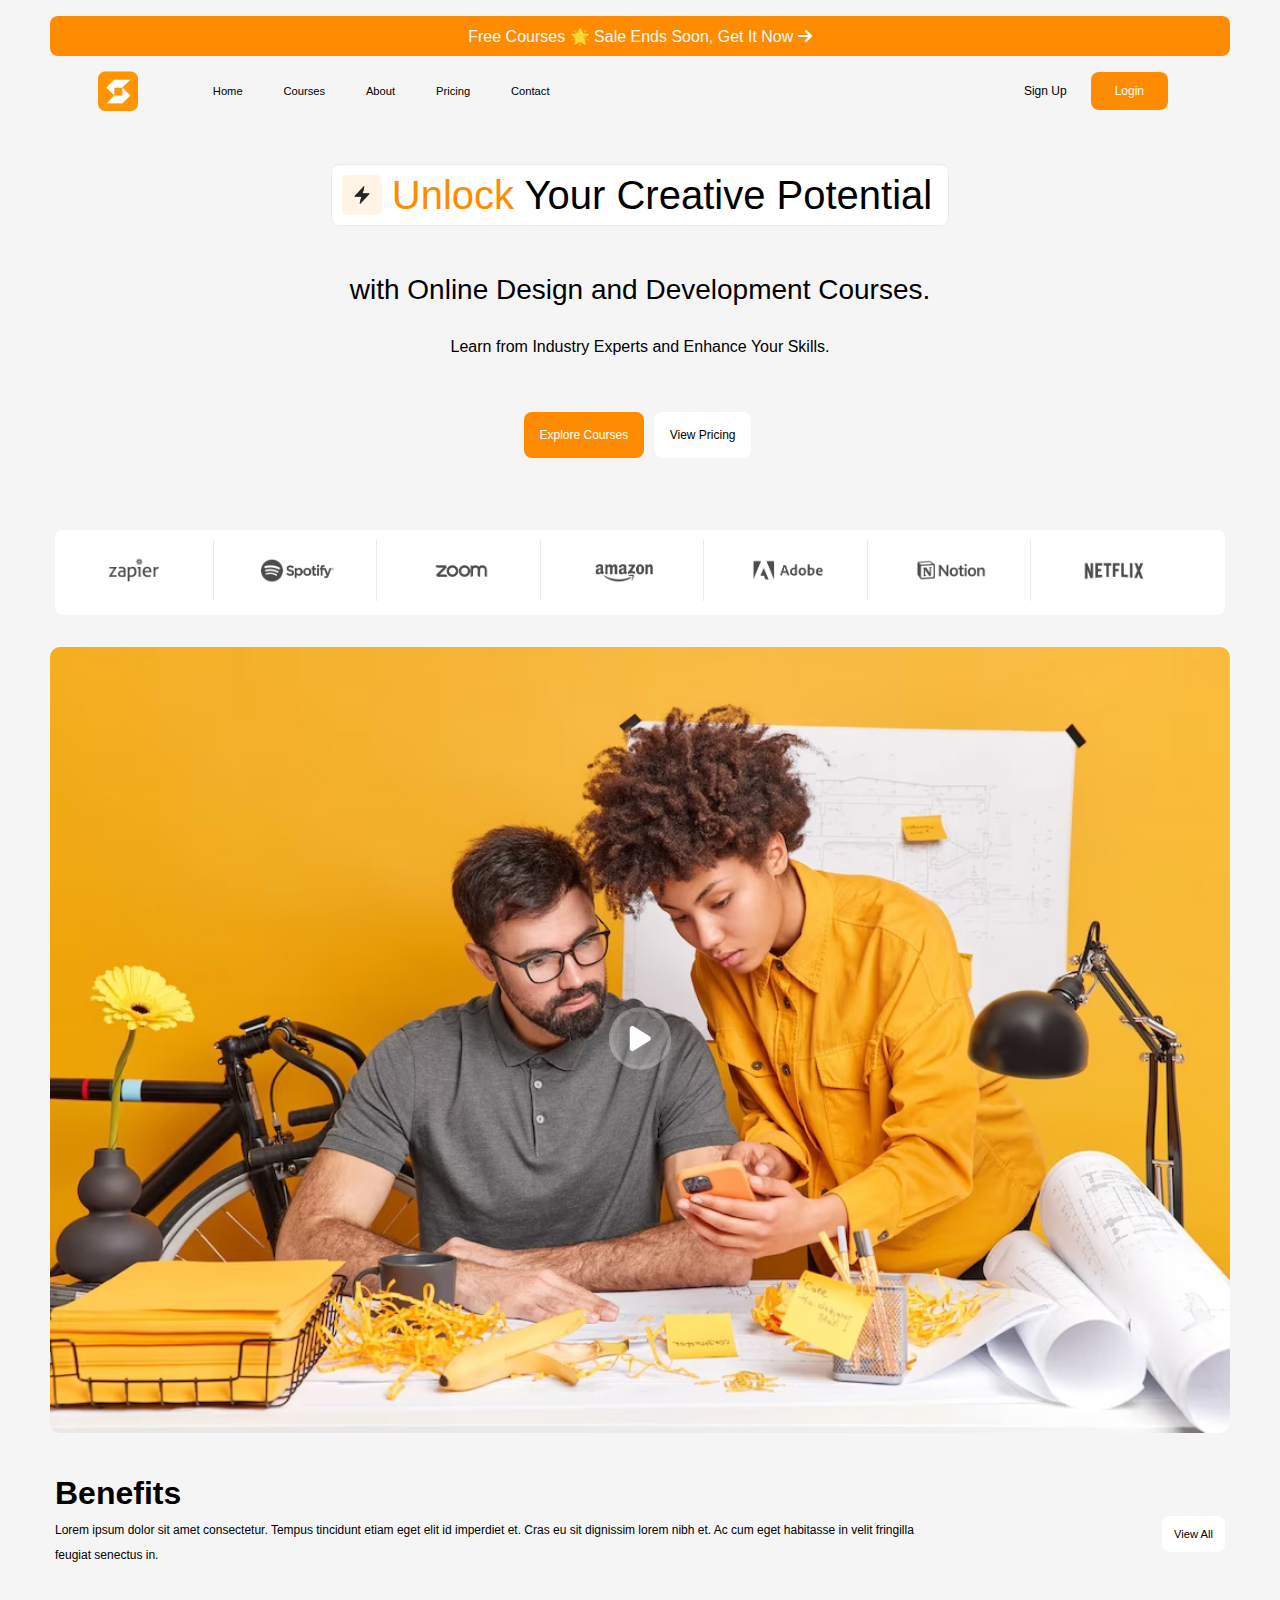
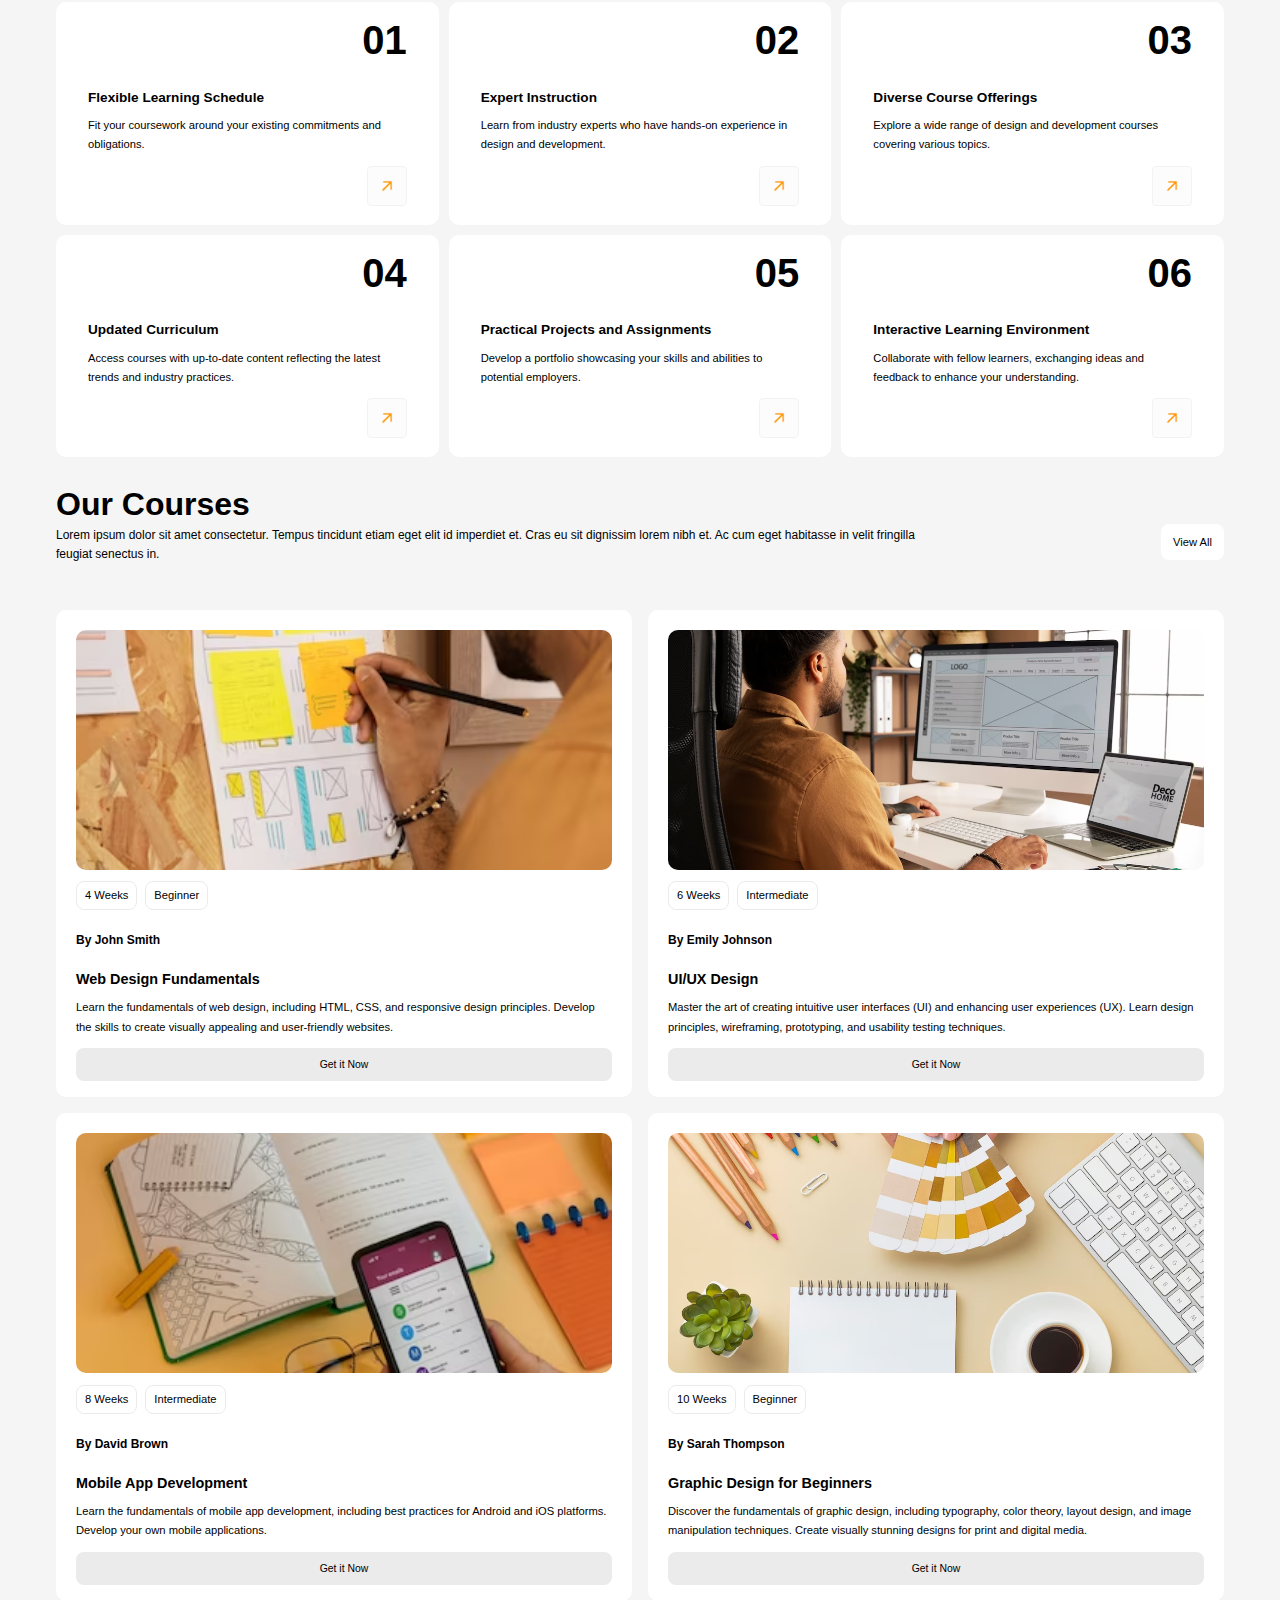
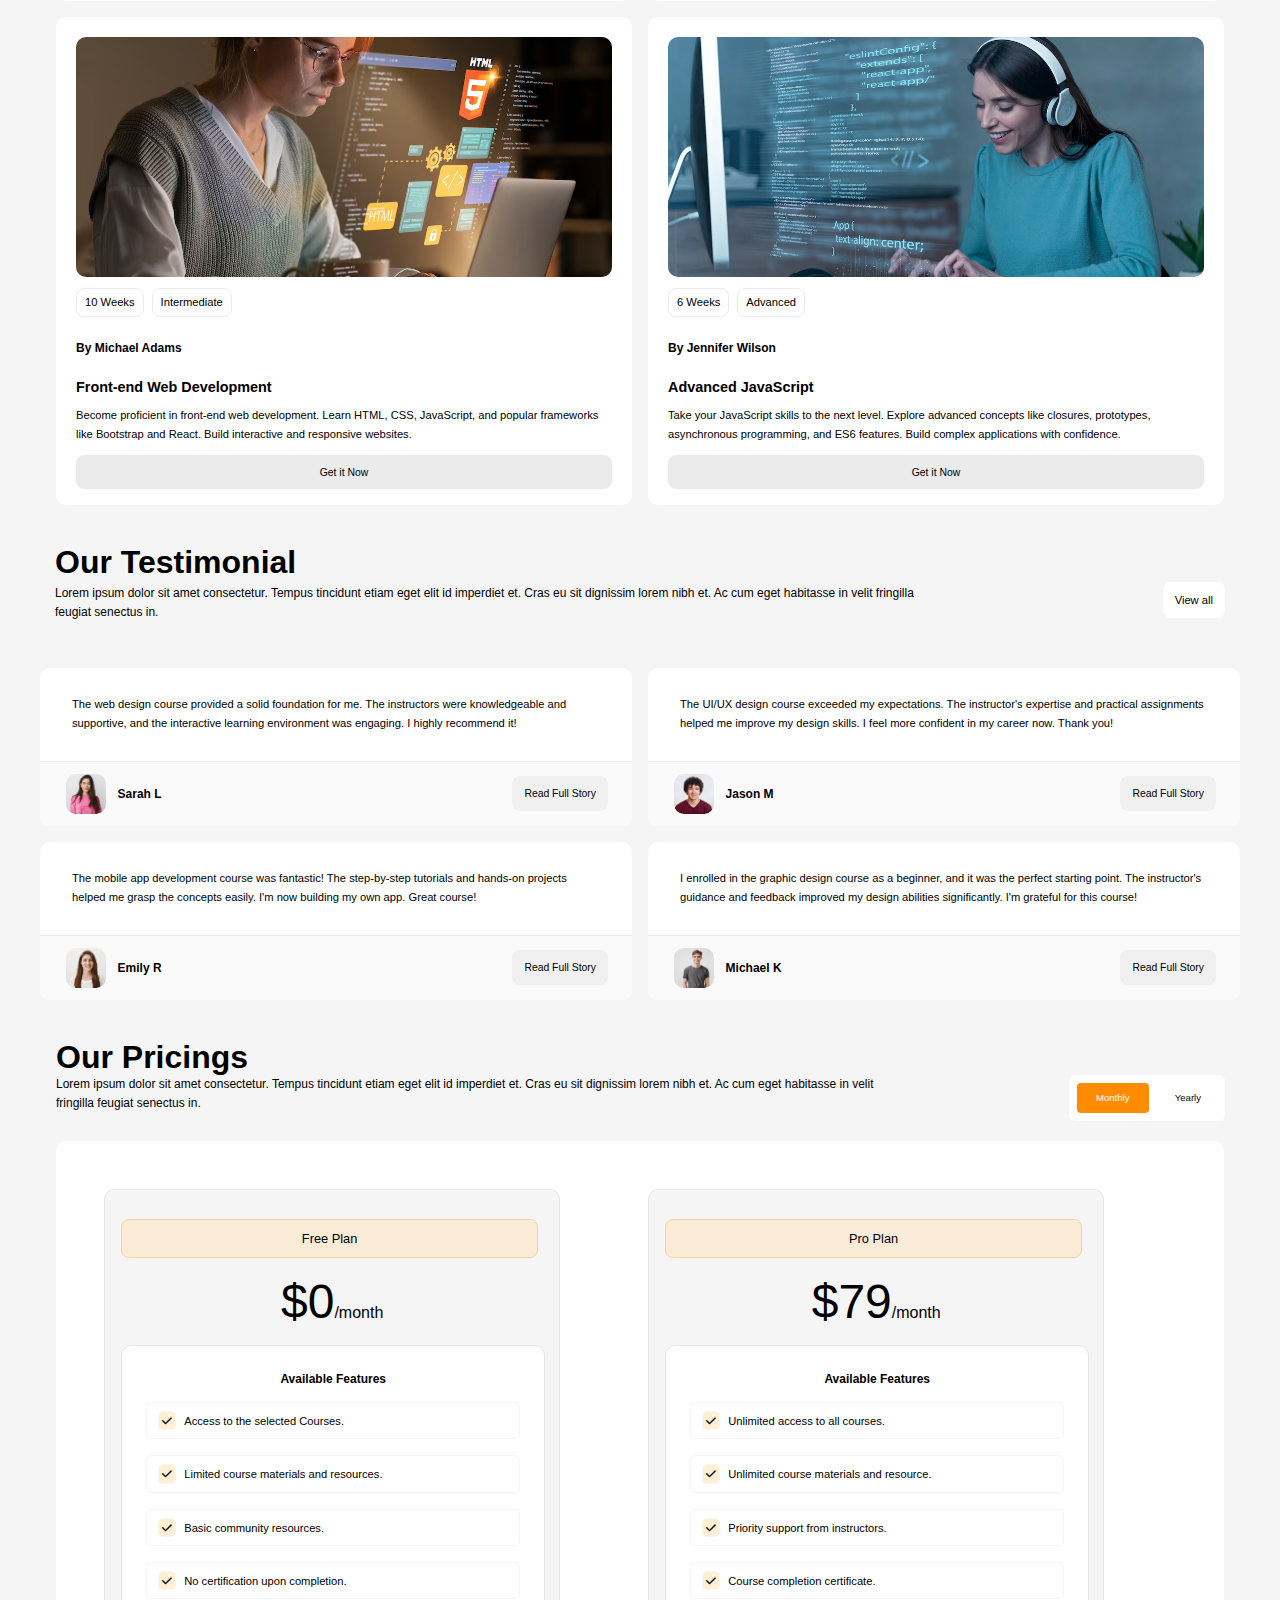
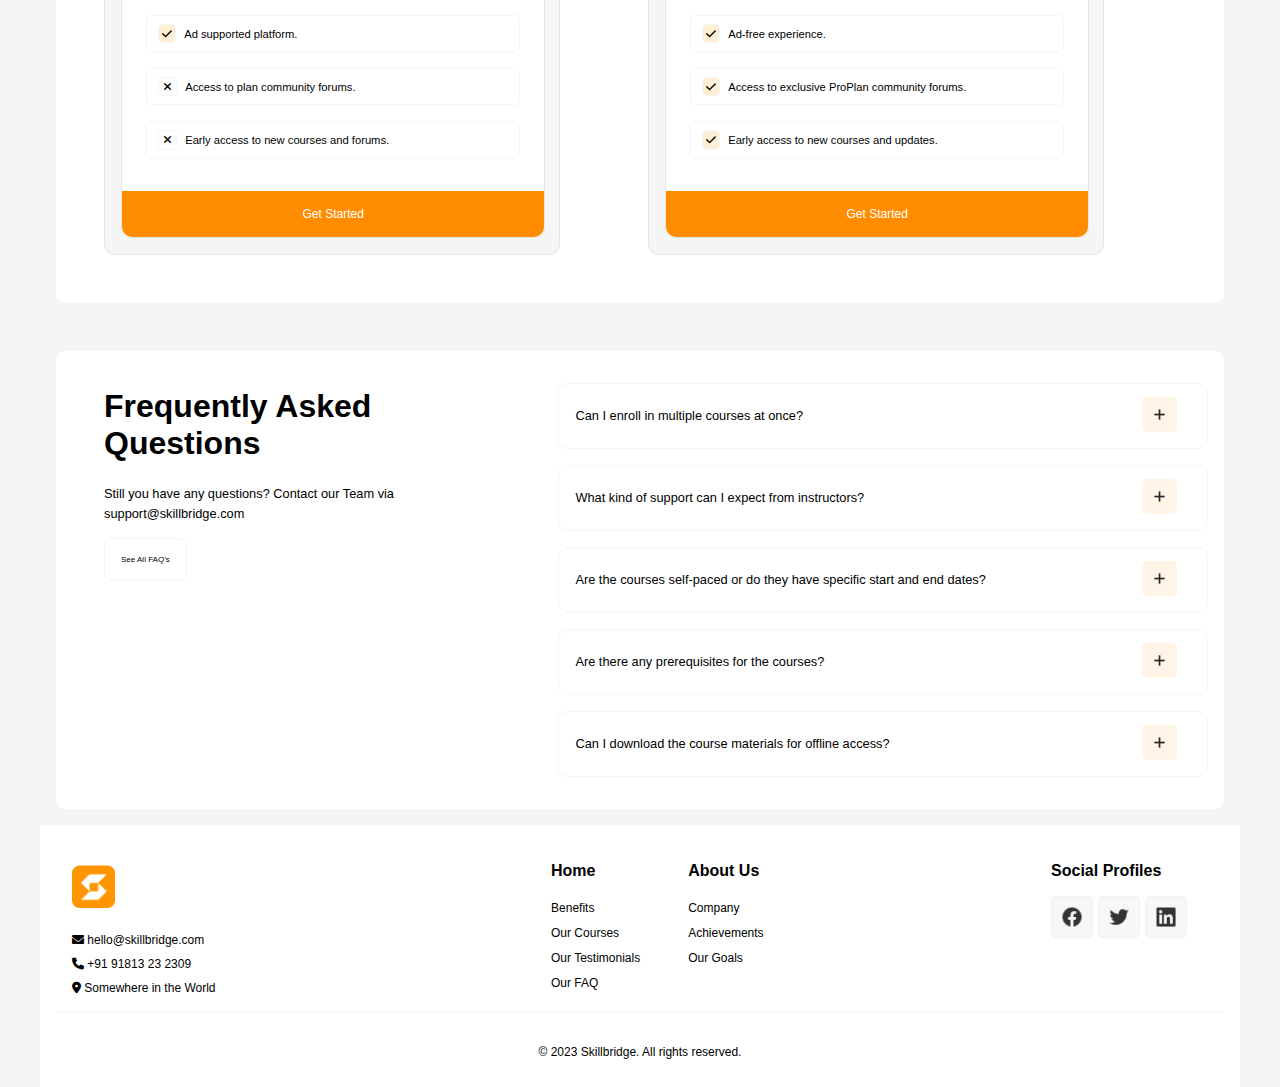
<file: index.html>
<!DOCTYPE html>
<html lang="en">

<head>
    <meta charset="UTF-8">
    <meta name="viewport" content="width=device-width, initial-scale=1.0">
    <link rel="stylesheet" href="./css/main.css">
    <link href="https://cdnjs.cloudflare.com/ajax/libs/font-awesome/6.0.0-beta3/css/all.min.css" rel="stylesheet">
    <title>Midterm Project</title>
</head>

<body>
    <!-- header section  -->
    <header role="banner">
        <div class="topbar" role="alert">
            <p>Free Courses 🌟 Sale Ends Soon, Get It Now <i class="fa-solid fa-arrow-right"
                    style="color: #ffffff;"></i></p>
        </div>
        <nav class="navbar" role="navigation">
            <img class="logo" src="./images/Logo(1).png" alt="Skillbridge Logo">
            <ul class="menu">
                <li><a href="./index.html">Home</a></li>
                <li><a href="./course.html">Courses</a></li>
                <li><a href="#About1">About</a></li>
                <li><a href="./pricing.html">Pricing</a></li>
                <li><a href="#contact">Contact</a></li>
            </ul>
            <div>
                <p>Sign Up</p>
                <button class="login" aria-label="Login">Login</button>
                <button class="hambmenu" aria-label="Dropdown Menu"><img src="./images/Icon.png" alt=""></button>
                
            </div>
        </nav>
        <div class="banner">
            
            <div class="unlock">
                <!-- <img class="abs" src="./images/Abstract_Line.png" alt=""> -->
                <img src="./images/Icon_Container.png" alt="Image of bolt">
                <p><span>Unlock</span> Your Creative Potential</p>
            </div>
            <div class="bannertext">
                <p>with Online Design and Development Courses.</p>
                <p>Learn from Industry Experts and Enhance Your Skills.</p>
                <button class="explore" aria-label="Explore Courses">Explore Courses</button>
                <button class="view" aria-label="View Pricing">View Pricing</button>
            </div>
        </div>
    </header>

    <!-- main section  -->
    <main role="main">
        <!-- brand banner section  -->
        <section class="brands">
            <div class="allbrands">

                <img src="./images/Card.png" alt="Zapier logo">
                <img src="./images/Card-1.png" alt="Spotify logo">
                <img src="./images/Card-2.png" alt="Zoom logo">
                <img src="./images/Card-3.png" alt="Amazon logo">
                <img src="./images/Card-4.png" alt="Adobe logo">
                <img src="./images/Card-5.png" alt="Notion logo">
                <img src="./images/Card-6.png" alt="Netflix logo">
            </div>

            <!-- video section  -->
        </section>
        <section class="video" aria-labelledby="video-section">
            <div class="videoimg">
            <picture>
                <source srcset="images/video1.jpg" media="(max-width: 600px)">

                <source srcset="images/video2.jpg" media="(max-width: 1024px)">

                <source srcset="images/video3.jpg" media="(max-width: 1950px)">

                <img src="./images/video.jpg" alt="placeholder">
                
               </picture>
            <button><img src="./images/Button.png" alt=""></button>
        </div>
        </section>

        <!-- benefits section  -->
        <section class="title">
            <h1>Benefits</h1>
            <div class="bentext">
                <p>Lorem ipsum dolor sit amet consectetur. Tempus tincidunt etiam eget elit id imperdiet et. Cras eu sit
                    dignissim lorem nibh et. Ac cum eget habitasse in velit fringilla feugiat senectus in.</p>
                <button aria-label="View all Benefits">View All</button>
            </div>
        </section>
        <!-- different benefits mentioned  -->
        <section>
            <div class="benefits">
                <div class="kinds col1" role="article">
                    <h1>01</h1>
                    <h2>Flexible Learning Schedule</h2>
                    <p>Fit your coursework around your existing commitments and obligations.</p>
                    <button aria-label="Learn More about Flexible Learning"><img src="./images/Button_orange_arrow.png"
                            alt=""></button>
                </div>
                <div class="kinds col2" role="article">
                    <h1>02</h1>
                    <h2>Expert Instruction</h2>
                    <p>Learn from industry experts who have hands-on experience in design and development.</p>
                    <button aria-label="Learn More about Expert Instruction"><img src="./images/Button_orange_arrow.png"
                            alt=""></button>
                </div>
                <div class="kinds col3" role="article">
                    <h1>03</h1>
                    <h2>Diverse Course Offerings</h2>
                    <p>Explore a wide range of design and development courses covering various topics.</p>
                    <button aria-label="Learn More about Diverse Course Offerings"><img
                            src="./images/Button_orange_arrow.png" alt=""></button>
                </div>
                <div class="kinds col4" role="article">
                    <h1>04</h1>
                    <h2>Updated Curriculum</h2>
                    <p>Access courses with up-to-date content reflecting the latest trends and industry practices.</p>
                    <button aria-label="Learn More about Updated Curriculum"><img src="./images/Button_orange_arrow.png"
                            alt=""></button>
                </div>
                <div class="kinds col5" role="article">
                    <h1>05</h1>
                    <h2>Practical Projects and Assignments</h2>
                    <p>Develop a portfolio showcasing your skills and abilities to potential employers.</p>
                    <button aria-label="Learn More about Updated Curriculum"><img src="./images/Button_orange_arrow.png"
                            alt=""></button>
                </div>
                <div class="kinds col6" role="article">
                    <h1>06</h1>
                    <h2>Interactive Learning Environment</h2>
                    <p>Collaborate with fellow learners, exchanging ideas and feedback to enhance your understanding.
                    </p>
                    <button aria-label="Learn More about Updated Curriculum"><img src="./images/Button_orange_arrow.png"
                            alt=""></button>
                </div>
            </div>

            <!-- our courses section intro -->
        </section>
        <section class="coursetitle">
            <h1>Our Courses</h1>
            <div class="coursetext">
                <p>Lorem ipsum dolor sit amet consectetur. Tempus tincidunt etiam eget elit id imperdiet et. Cras eu sit
                    dignissim lorem nibh et. Ac cum eget habitasse in velit fringilla feugiat senectus in.</p>
                <button aria-label="View all Courses">View All</button>
            </div>
            <!-- different courses section  -->
        </section>
        <section class="allcourses">
            <div class="course" role="article">
                <img src="./images/1.png" alt="Web Design Fundamentals Course">
                <div class="text">
                    <p>4 Weeks</p>
                    <p>Beginner</p>
                </div>
                <h3>By John Smith</h3>
                <h2>Web Design Fundamentals</h2>
                <p>Learn the fundamentals of web design, including HTML, CSS, and responsive design principles. Develop
                    the skills to create visually appealing and user-friendly websites.</p>
                <button aria-label="Get Web Design Fundamentals">Get it Now</button>
            </div>
            <div class="course" role="article">
                <img src="./images/10.png" alt="UI/UX Design Course">
                <div class="text">
                    <p>6 Weeks</p>
                    <p>Intermediate</p>
                </div>
                <h3>By Emily Johnson</h3>
                <h2>UI/UX Design</h2>
                <p>Master the art of creating intuitive user interfaces (UI) and enhancing user experiences (UX). Learn
                    design principles, wireframing, prototyping, and usability testing techniques.</p>
                <button aria-label="Get UI/UX Design Course">Get it Now</button>
            </div>
            <div class="course" role="article">
                <img src="./images/11.png" alt="Mobile App Development Course">
                <div class="text">
                    <p>8 Weeks</p>
                    <p>Intermediate</p>
                </div>
                <h3>By David Brown</h3>
                <h2>Mobile App Development</h2>
                <p>Learn the fundamentals of mobile app development, including best practices for Android and iOS
                    platforms. Develop your own mobile applications.</p>
                <button aria-label="Get Graphic Design for Beginners">Get it Now</button>
            </div>
            <div class="course" role="article">
                <img src="./images/6.png" alt="Graphic Design for Beginners Course">
                <div class="text">
                    <p>10 Weeks</p>
                    <p>Beginner</p>
                </div>
                <h3>By Sarah Thompson</h3>
                <h2>Graphic Design for Beginners</h2>
                <p>Discover the fundamentals of graphic design, including typography, color theory, layout design, and
                    image manipulation techniques. Create visually stunning designs for print and digital media.</p>
                <button aria-label="Get Graphic Design for Beginners">Get it Now</button>
            </div>
            <div class="course" role="article">
                <img src="./images/4.png" alt="Front-end Web Development Course">
                <div class="text">
                    <p>10 Weeks</p>
                    <p>Intermediate</p>
                </div>
                <h3>By Michael Adams</h3>
                <h2>Front-end Web Development</h2>
                <p>Become proficient in front-end web development. Learn HTML, CSS, JavaScript, and popular frameworks
                    like Bootstrap and React. Build interactive and responsive websites.</p>
                <button aria-label="Get Front-end Web Development">Get it Now</button>
            </div>
            <div class="course" role="article">
                <img src="./images/8.png" alt="Advanced JavaScript Course">
                <div class="text">
                    <p>6 Weeks</p>
                    <p>Advanced</p>
                </div>
                <h3>By Jennifer Wilson</h3>
                <h2>Advanced JavaScript</h2>
                <p>Take your JavaScript skills to the next level. Explore advanced concepts like closures, prototypes,
                    asynchronous programming, and ES6 features. Build complex applications with confidence.</p>
                <button aria-label="Get Advanced JavaScript">Get it Now</button>
            </div>
        </section>

        <!-- testimonial section  -->
        <section class="ourtest">
            <h1>Our Testimonial</h1>
            <div>
                <p>Lorem ipsum dolor sit amet consectetur. Tempus tincidunt etiam eget elit id imperdiet et. Cras eu sit
                    dignissim lorem nibh et. Ac cum eget habitasse in velit fringilla feugiat senectus in.</p>
                <button aria-label="View all Testimonials">View all</button>
            </div>
        </section>
        <section class="alltest" aria-labelledby="testimonial-section">
            <h2 id="testimonial-section" class="sr-only">Testimonials</h2>
            <div class="testimonial" role="article">
                <p>The web design course provided a solid foundation for me. The instructors were knowledgeable and
                    supportive, and the interactive learning environment was engaging. I highly recommend it!</p>
                <div class="client">
                    <img class="minipic" src="./images/7.png" alt="Sarah L">
                    <h3>Sarah L</h3>
                    <button aria-label="Read Sarah's Full Story">Read Full Story</button>
                </div>
            </div>
            <div class="testimonial" role="article">
                <p>The UI/UX design course exceeded my expectations. The instructor's expertise and practical
                    assignments helped me improve my design skills. I feel more confident in my career now. Thank you!
                </p>
                <div class="client">
                    <img class="minipic" src="./images/9.png" alt="Jason M">
                    <h3>Jason M</h3>
                    <button aria-label="Read Jason's Full Story">Read Full Story</button>
                </div>
            </div>
            <div class="testimonial" role="article">
                <p>The mobile app development course was fantastic! The step-by-step tutorials and hands-on projects
                    helped me grasp the concepts easily. I'm now building my own app. Great course!</p>
                <div class="client">
                    <img class="minipic" src="./images/3.png" alt="Emily R">
                    <h3>Emily R</h3>
                    <button aria-label="Read Emily's Full Story">Read Full Story</button>
                </div>
            </div>
            <div class="testimonial" role="article">
                <p>I enrolled in the graphic design course as a beginner, and it was the perfect starting point. The
                    instructor's guidance and feedback improved my design abilities significantly. I'm grateful for this
                    course!</p>
                <div class="client">
                    <img class="minipic" src="./images/5.png" alt="Michael K">
                    <h3>Michael K</h3>
                    <button id="read" aria-label="Read Michael's Full Story">Read Full Story</button>
                </div>
            </div>
        </section>

        <!-- our pricing section  -->

        <section class="pricing">
            <h1>Our Pricings</h1>
            <div>
                <p>Lorem ipsum dolor sit amet consectetur. Tempus tincidunt etiam eget elit id imperdiet et. Cras eu sit
                    dignissim lorem nibh et. Ac cum eget habitasse in velit fringilla feugiat senectus in.</p>
                <div class="time">
                    <button aria-label="Monthly Prices">Monthly</button>
                    <button aria-label="Yearly Prices">Yearly</button>
                </div>
            </div>
        </section>

        <!-- types of plans  -->
        <section class="plans">
            <div class="plantype">
                <p>Free Plan</p>
                <p><span>$0</span>/month</p>
                <div>
                    <div class="features">
                        <h2>Available Features</h2>
                        <p><i class="fa-solid fa-check" style="color: #000000;"></i>Access to the selected Courses.</p>
                        <p><i class="fa-solid fa-check" style="color: #000000;"></i>Limited course materials and
                            resources.</p>
                        <p><i class="fa-solid fa-check" style="color: #000000;"></i>Basic community resources.</p>
                        <p><i class="fa-solid fa-check" style="color: #000000;"></i>No certification upon completion.
                        </p>
                        <p><i class="fa-solid fa-check" style="color: #000000;"></i>Ad supported platform.</p>
                        <p><i class="fa-solid fa-xmark" style="color: #000000;"></i>Access to plan community forums.</p>
                        <p><i class="fa-solid fa-xmark" style="color: #000000;"></i>Early access to new courses and
                            forums.</p>
                        <button aria-label="Get started free">Get Started</button>
                    </div>
                </div>
            </div>
            <div class="plantype">
                <p>Pro Plan</p>
                <p><span>$79</span>/month</p>
                <div>
                    <div class="features">
                        <h2>Available Features</h2>
                        <p><i class="fa-solid fa-check" style="color: #000000;"></i>Unlimited access to all courses.</p>
                        <p><i class="fa-solid fa-check" style="color: #000000;"></i>Unlimited course materials and
                            resource.</p>
                        <p><i class="fa-solid fa-check" style="color: #000000;"></i>Priority support from instructors.
                        </p>
                        <p><i class="fa-solid fa-check" style="color: #000000;"></i>Course completion certificate.</p>
                        <p><i class="fa-solid fa-check" style="color: #000000;"></i>Ad-free experience.</p>
                        <p><i class="fa-solid fa-check" style="color: #000000;"></i>Access to exclusive ProPlan
                            community forums.</p>
                        <p><i class="fa-solid fa-check" style="color: #000000;"></i>Early access to new courses and
                            updates.</p>
                        <button aria-label="Get started free">Get Started</button>
                    </div>
                </div>
            </div>

        </section>
<!-- faq section  -->
        <section class="faq">
            <div class="faqtitle" role="region" aria-labelledby="faq-section">
                <h1 id="faq-section">Frequently Asked Questions</h1>
                <p>Still you have any questions? Contact our Team via support@skillbridge.com</p>
                <button aria-label="See all FAQs">See All FAQ’s</button>
            </div>
            <div>
            <div class="faqoption" role="region" aria-labelledby="faq-1">
                <p id="faq-1">Can I enroll in multiple courses at once?</p>
                <button aria-expanded="false"><img src="./images/Button_plus.png" alt=""></button>
                <!-- <p>Absolutely! You can enroll in multiple courses simultaneously and access them at your convenience.
                </p> -->
            </div>
            <div class="faqoption" role="region" aria-labelledby="faq-2">
                <p id="faq-2">What kind of support can I expect from instructors?</p>
                <button aria-expanded="false"><img src="./images/Button_plus.png" alt=""></button>
            </div>
            <div class="faqoption" role="region" aria-labelledby="faq-3">
                <p id="faq-3">Are the courses self-paced or do they have specific start and end dates?</p>
                <button aria-expanded="false"><img src="./images/Button_plus.png" alt=""></button>
            </div>
            <div class="faqoption" role="region" aria-labelledby="faq-4">
                <p id="faq-4">Are there any prerequisites for the courses?</p>
                <button aria-expanded="false"><img src="./images/Button_plus.png" alt=""></button>
            </div>
            <div class="faqoption" role="region" aria-labelledby="faq-5">
                <p id="faq-5">Can I download the course materials for offline access?</p>
                <button aria-expanded="false"><img src="./images/Button_plus.png" alt=""></button>
            </div>
        </div>
        </section>
<!-- footer section  -->
        <footer role="contentinfo">
            <section>
                <div class="contact">
                <img src="./images/Logo(1).png" alt="Skillbridge Logo">
                
                    <ul>
                        <li><i class="fa-solid fa-envelope" aria-hidden="true"></i> hello@skillbridge.com</li>
                        <li><i class="fa-solid fa-phone" aria-hidden="true"></i> +91 91813 23 2309</li>
                        <li><i class="fa-solid fa-location-dot" aria-hidden="true"></i> Somewhere in the World</li>
                    </ul>
                </div>
                <div class="links">
                    <div>
                        <ul>
                            <li>
                                <h4>Home</h4>
                            </li>
                            <li><a href="#benefits">Benefits</a></li>
                            <li><a href="#courses">Our Courses</a></li>
                            <li><a href="#testimonials">Our Testimonials</a></li>
                            <li><a href="#faq">Our FAQ</a></li>
                        </ul>
                    </div>
                    <div>

                        <ul>
                            <li>
                                <h4>About Us</h4>
                            </li>
                            <li><a href="#company">Company</a></li>
                            <li><a href="#achievements">Achievements</a></li>
                            <li><a href="#goals">Our Goals</a></li>
                        </ul>
                    </div>
                </div>
                <div>
                    <h4>Social Profiles</h4>
                    <img src="./images/FB.png" alt="">
                    <img src="./images/TT.png" alt="">
                    <img src="./images/LI.png" alt="">
                </div>
            </section>
            <div>
                <p>© 2023 Skillbridge. All rights reserved.</p>
            </div>
        </footer>
    </main>
</body>

</html>
</file>
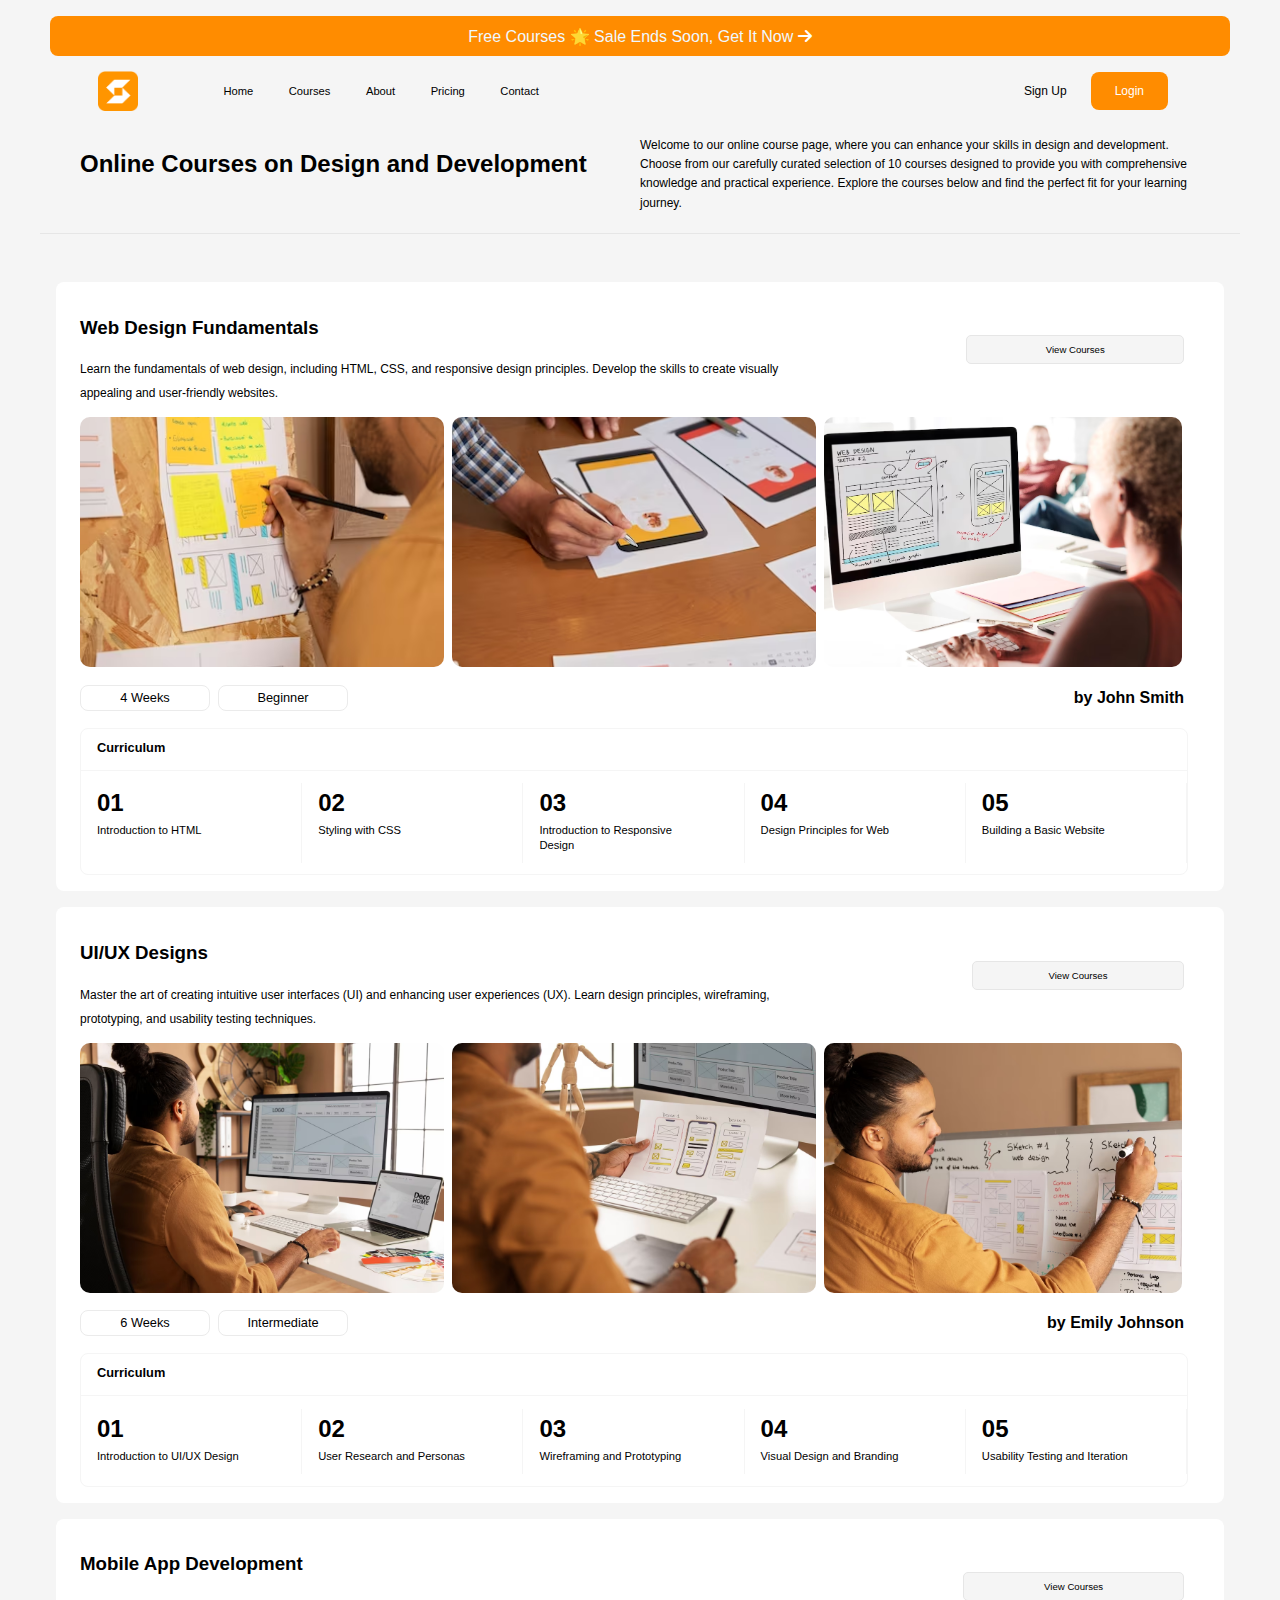
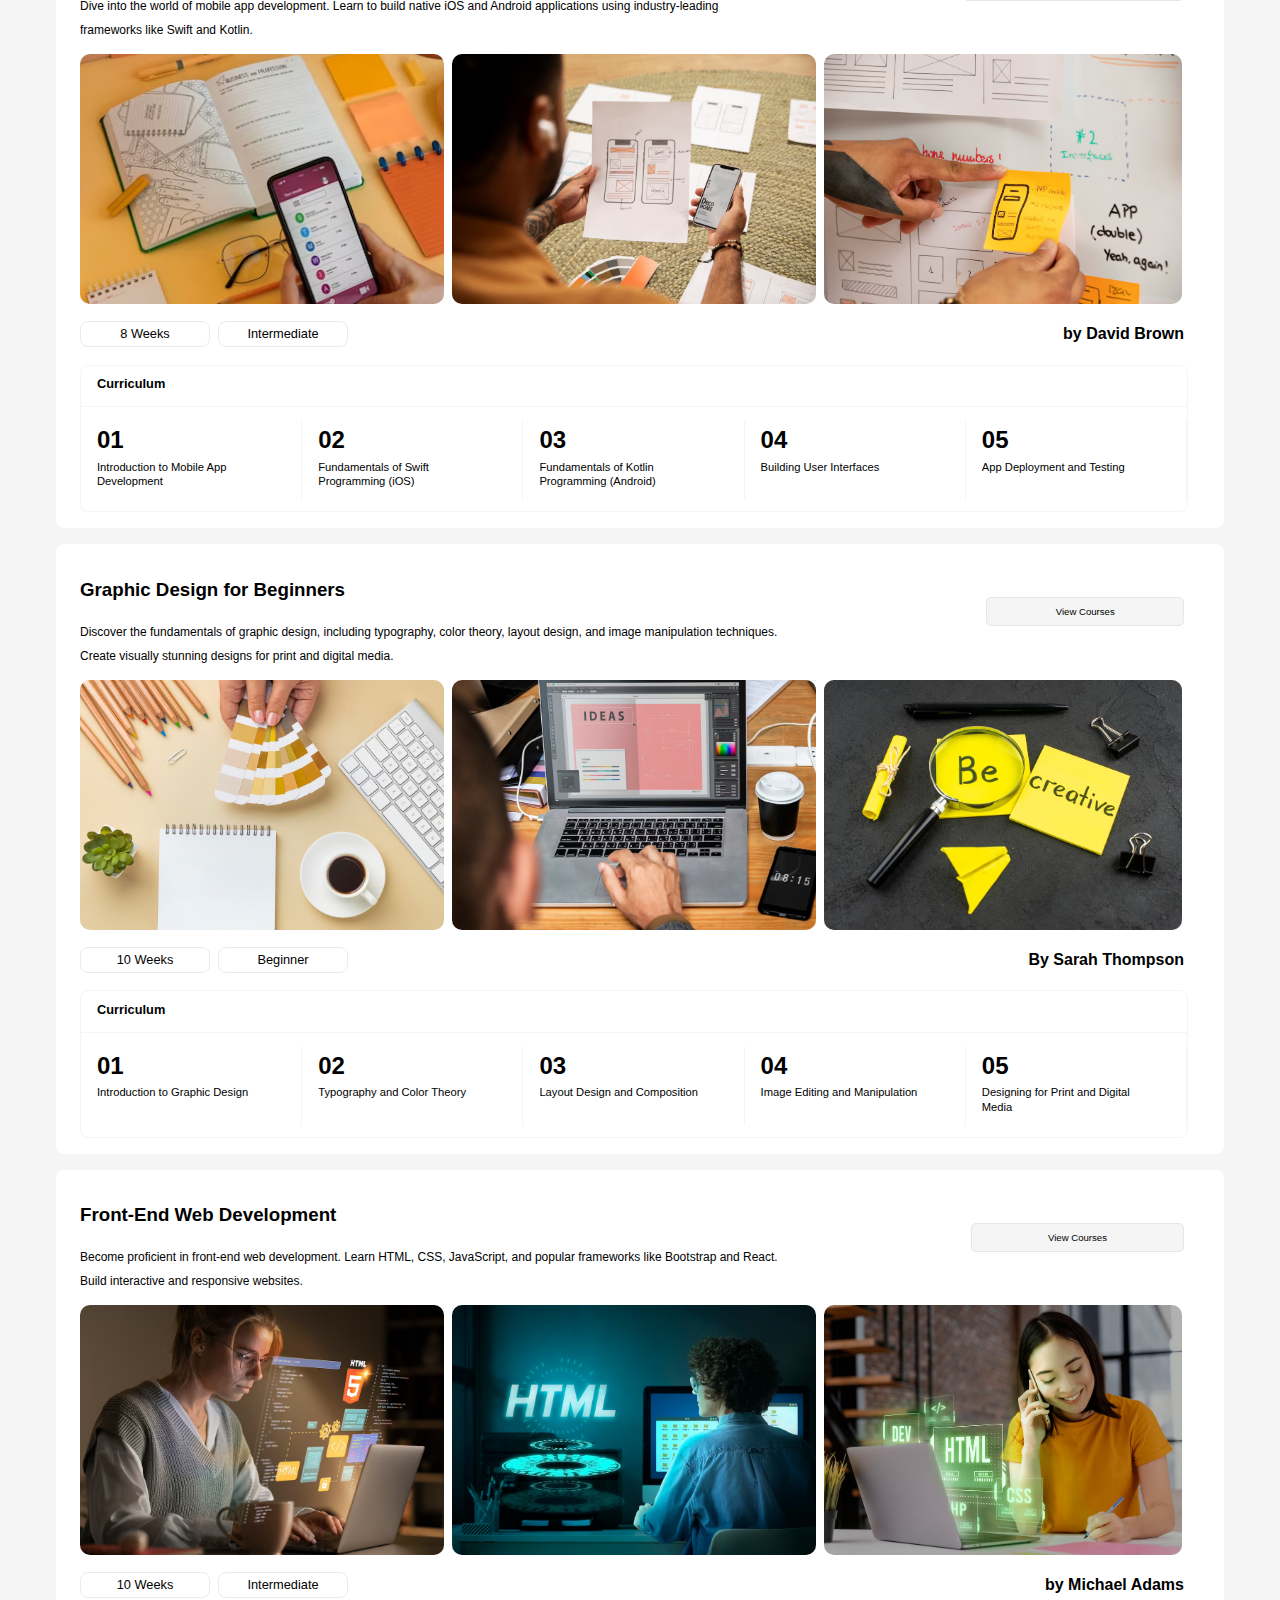
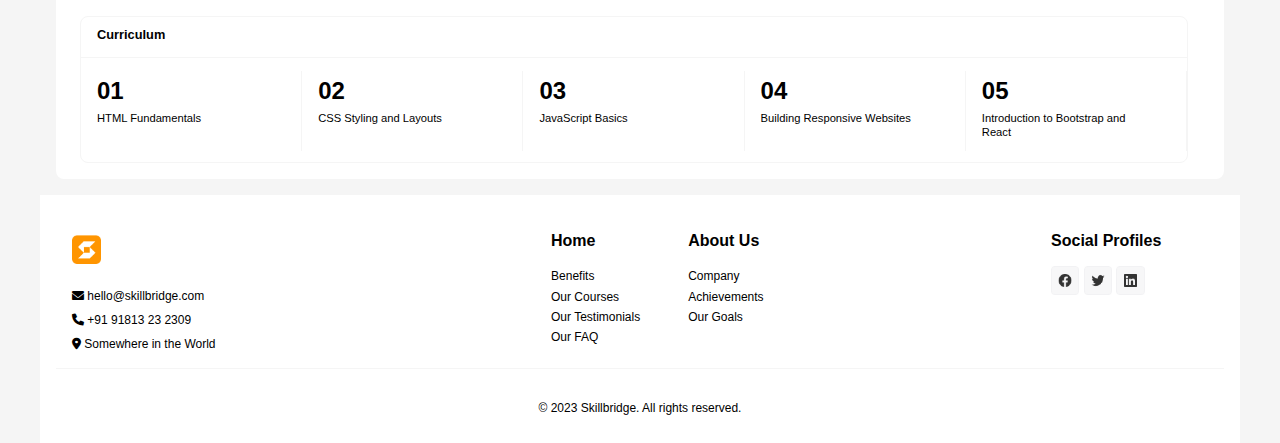
<file: course.html>
<!DOCTYPE html>
<html lang="en">

<head>
    <meta charset="UTF-8">
    <meta name="viewport" content="width=device-width, initial-scale=1.0">
    <link rel="stylesheet" href="./css/course.css">
    <link href="https://cdnjs.cloudflare.com/ajax/libs/font-awesome/6.0.0-beta3/css/all.min.css" rel="stylesheet">
    <title>Midterm Project 2nd page</title>
</head>

<body>
    <!-- header section  -->
    <header role="banner">
        <div class="topbar" role="alert">
            <p>Free Courses 🌟 Sale Ends Soon, Get It Now <i class="fa-solid fa-arrow-right"
                    style="color: #ffffff;"></i></p>
        </div>
        <nav class="navbar" role="navigation">
            <img class="logo" src="./images/Logo(1).png" alt="Skillbridge Logo">
            <ul class="menu">
                <li><a href="./index.html">Home</a></li>
                <li><a href="./course.html">Courses</a></li>
                <li><a href="#About1">About</a></li>
                <li><a href="./pricing.html">Pricing</a></li>
                <li><a href="#contact">Contact</a></li>
            </ul>
            <div>
                <p>Sign Up</p>
                <button class="login" aria-label="Login">Login</button>
                <button class="hambmenu" aria-label="Dropdown Menu"><img src="./images/Icon.png" alt=""></button>
            </div>
        </nav>



        <div class="banner">
            <h1>Online Courses on Design and Development</h1>
            <p>Welcome to our online course page, where you can enhance your skills in design and development.
                Choose from our carefully curated selection of 10 courses designed to provide you with comprehensive
                knowledge and practical experience. Explore the courses below and find the perfect fit for your
                learning journey.</p>
        </div>
    </header>
    <!-- main section  -->
    <main role="main" class="courses">
        <section class="fundamentals" aria-labelledby="fundamentals-title">
            <div class="title" id="fundamentals-title">
                <div>
                    <h3>Web Design Fundamentals</h3>
                    <p>Learn the fundamentals of web design, including HTML, CSS, and responsive design principles.
                        Develop the skills to create visually appealing and user-friendly websites.</p>
                </div>
                <button aria-label="View Courses for Web Design Fundamentals">View Courses</button>
            </div>
            <div class="coursepics" role="group" aria-label="Course Images">
                <img src="./images/second/12.png" alt="Image representing Web Design Fundamentals">
                <img src="./images/second/22.png" alt="Image representing Web Design Fundamentals">
                <img src="./images/second/32.png" alt="Image representing Web Design Fundamentals">
            </div>
            <div class="author">
            <div class="time">
                <p>4 Weeks</p>
                <p>Beginner</p>
            </div>
        
            <h4>by John Smith</h4>
        </div>
            <div class="curriculum" aria-labelledby="curriculum-fundamentals">
                <h3 id="curriculum-fundamentals">Curriculum</h3>
                <div>
                    <h2>01</h2>
                    <p>Introduction to HTML</p>
                </div>
                <div>
                    <h2>02</h2>
                    <p>Styling with CSS</p>
                </div>
                <div>
                    <h2>03</h2>
                    <p>Introduction to Responsive Design</p>
                </div>
                <div>
                    <h2>04</h2>
                    <p>Design Principles for Web</p>
                </div>
                <div>
                    <h2>05</h2>
                    <p>Building a Basic Website</p>
                </div>
            </div>
        </section>
        <section class="uxdesign" aria-labelledby="uxdesign-title">
            <div class="title" id="uxdesign-title">
                <div>
                    <h3>UI/UX Designs</h3>
                    <p>Master the art of creating intuitive user interfaces (UI) and enhancing user experiences (UX).
                        Learn design principles, wireframing, prototyping, and usability testing techniques.</p>
                </div>
                <button aria-label="View Courses for UI/UX Designs">View Courses</button>
            </div>
            <div class="coursepics" role="group" aria-label="Course Images">
                <img src="./images/second/42.png" alt="Image representing UI/UX Designs">
                <img src="./images/second/52.png" alt="Image representing UI/UX Designs">
                <img src="./images/second/62.png" alt="Image representing UI/UX Designs">
            </div>
            <div class="author">
            <div class="time">
                <p>6 Weeks</p>
                <p>Intermediate</p>

            </div>
            <h4>by Emily Johnson</h4>
        </div>
            <div class="curriculum" aria-labelledby="curriculum-uxdesign">
                <h3 id="curriculum-uxdesign">Curriculum</h3>
                <div>
                    <h2>01</h2>
                    <p>Introduction to UI/UX Design</p>
                </div>
                <div>
                    <h2>02</h2>
                    <p>User Research and Personas</p>
                </div>
                <div>
                    <h2>03</h2>
                    <p>Wireframing and Prototyping</p>
                </div>
                <div>
                    <h2>04</h2>
                    <p>Visual Design and Branding</p>
                </div>
                <div>
                    <h2>05</h2>
                    <p>Usability Testing and Iteration</p>
                </div>
            </div>
        </section>
        <section class="mobileapp" aria-labelledby="mobileapp-title">
            <div class="title" id="mobileapp-title">
                <div>
                    <h3>Mobile App Development</h3>
                    <p>Dive into the world of mobile app development. Learn to build native iOS and Android applications
                        using industry-leading frameworks like Swift and Kotlin.</p>
                </div>
                <button aria-label="View Courses for Mobile App Development">View Courses</button>
            </div>
            <div class="coursepics" role="group" aria-label="Course Images">
                <img src="./images/second/72.png" alt="Image representing Mobile App Development">
                <img src="./images/second/82.png" alt="Image representing Mobile App Development">
                <img src="./images/second/92.png" alt="Image representing Mobile App Development">
            </div>
        <div class="author">
            <div class="time">
                <p>8 Weeks</p>
                <p>Intermediate</p>

            </div>
            <h4>by David Brown</h4>
        </div>
            <div class="curriculum" aria-labelledby="curriculum-mobileapp">
                <h3 id="curriculum-mobileapp">Curriculum</h3>
                <div>
                    <h2>01</h2>
                    <p>Introduction to Mobile App Development</p>
                </div>
                <div>
                    <h2>02</h2>
                    <p>Fundamentals of Swift Programming (iOS)</p>
                </div>
                <div>
                    <h2>03</h2>
                    <p>Fundamentals of Kotlin Programming (Android)</p>
                </div>
                <div>
                    <h2>04</h2>
                    <p>Building User Interfaces</p>
                </div>
                <div>
                    <h2>05</h2>
                    <p>App Deployment and Testing</p>
                </div>
            </div>
        </section>
        <section class="graphicd" aria-labelledby="graphicd-title">
            <div class="title" id="graphicd-title">
                <div>
                    <h3>Graphic Design for Beginners</h3>
                    <p>Discover the fundamentals of graphic design, including typography, color theory, layout design,
                        and image manipulation techniques. Create visually stunning designs for print and digital media.
                    </p>
                </div>
                <button aria-label="View Courses for Graphic Design">View Courses</button>
            </div>
            <div class="coursepics" role="group" aria-label="Course Images">
                <img src="./images/second/102.png" alt="Image representing Graphic Design">
                <img src="./images/second/112.png" alt="Image representing Graphic Design">
                <img src="./images/second/122.png" alt="Image representing Graphic Design">
            </div>
            <div class="author">
            <div class="time">
                <p>10 Weeks</p>
                <p>Beginner</p>

            </div>
            <h4>By Sarah Thompson</h4>
        </div>
            <div class="curriculum" aria-labelledby="curriculum-graphicd">
                <h3 id="curriculum-graphicd">Curriculum</h3>
                <div>
                    <h2>01</h2>
                    <p>Introduction to Graphic Design</p>
                </div>
                <div>
                    <h2>02</h2>
                    <p>Typography and Color Theory</p>
                </div>
                <div>
                    <h2>03</h2>
                    <p>Layout Design and Composition</p>
                </div>
                <div>
                    <h2>04</h2>
                    <p>Image Editing and Manipulation</p>
                </div>
                <div>
                    <h2>05</h2>
                    <p>Designing for Print and Digital Media</p>
                </div>
            </div>
        </section>
        <section class="frontwd" aria-labelledby="frontwd-title">
            <div class="title" id="frontwd-title">
                <div>
                    <h3>Front-End Web Development</h3>
                    <p>Become proficient in front-end web development. Learn HTML, CSS, JavaScript, and popular
                        frameworks like Bootstrap and React. Build interactive and responsive websites.</p>
                </div>
                <button aria-label="View Courses for Front-End Web Development">View Courses</button>
            </div>
            <div class="coursepics" role="group" aria-label="Course Images">
                <img src="./images/second/132.png" alt="Image representing Front-End Web Development">
                <img src="./images/second/142.png" alt="Image representing Front-End Web Development">
                <img src="./images/second/152.png" alt="Image representing Front-End Web Development">
            </div>
            <div class="author">
            <div class="time">
                <p>10 Weeks</p>
                <p>Intermediate</p>

            </div>
            <h4>by Michael Adams</h4>
        </div>
            <div class="curriculum" aria-labelledby="curriculum-frontwd">
                <h3 id="curriculum-frontwd">Curriculum</h3>
                <div>
                    <h2>01</h2>
                    <p>HTML Fundamentals</p>
                </div>
                <div>
                    <h2>02</h2>
                    <p>CSS Styling and Layouts</p>
                </div>
                <div>
                    <h2>03</h2>
                    <p>JavaScript Basics</p>
                </div>
                <div>
                    <h2>04</h2>
                    <p>Building Responsive Websites</p>
                </div>
                <div>
                    <h2>05</h2>
                    <p>Introduction to Bootstrap and React</p>
                </div>
            </div>
        </section>
    </main>
    <!-- footer section  -->
    <footer role="contentinfo">
        <section>
            <div class="contact">
                <img src="./images/Logo(1).png" alt="Skillbridge Logo">

                <ul>
                    <li><i class="fa-solid fa-envelope" aria-hidden="true"></i> hello@skillbridge.com</li>
                    <li><i class="fa-solid fa-phone" aria-hidden="true"></i> +91 91813 23 2309</li>
                    <li><i class="fa-solid fa-location-dot" aria-hidden="true"></i> Somewhere in the World</li>
                </ul>
            </div>
            <div class="links">
                <div>
                    <ul>
                        <li>
                            <h4>Home</h4>
                        </li>
                        <li><a href="#benefits">Benefits</a></li>
                        <li><a href="#courses">Our Courses</a></li>
                        <li><a href="#testimonials">Our Testimonials</a></li>
                        <li><a href="#faq">Our FAQ</a></li>
                    </ul>
                </div>
                <div>

                    <ul>
                        <li>
                            <h4>About Us</h4>
                        </li>
                        <li><a href="#company">Company</a></li>
                        <li><a href="#achievements">Achievements</a></li>
                        <li><a href="#goals">Our Goals</a></li>
                    </ul>
                </div>
            </div>
            <div>
                <h4>Social Profiles</h4>
                <img src="./images/FB.png" alt="">
                <img src="./images/TT.png" alt="">
                <img src="./images/LI.png" alt="">
            </div>
        </section>
        <div>
            <p>© 2023 Skillbridge. All rights reserved.</p>
        </div>
    </footer>
</body>

</html>
</file>
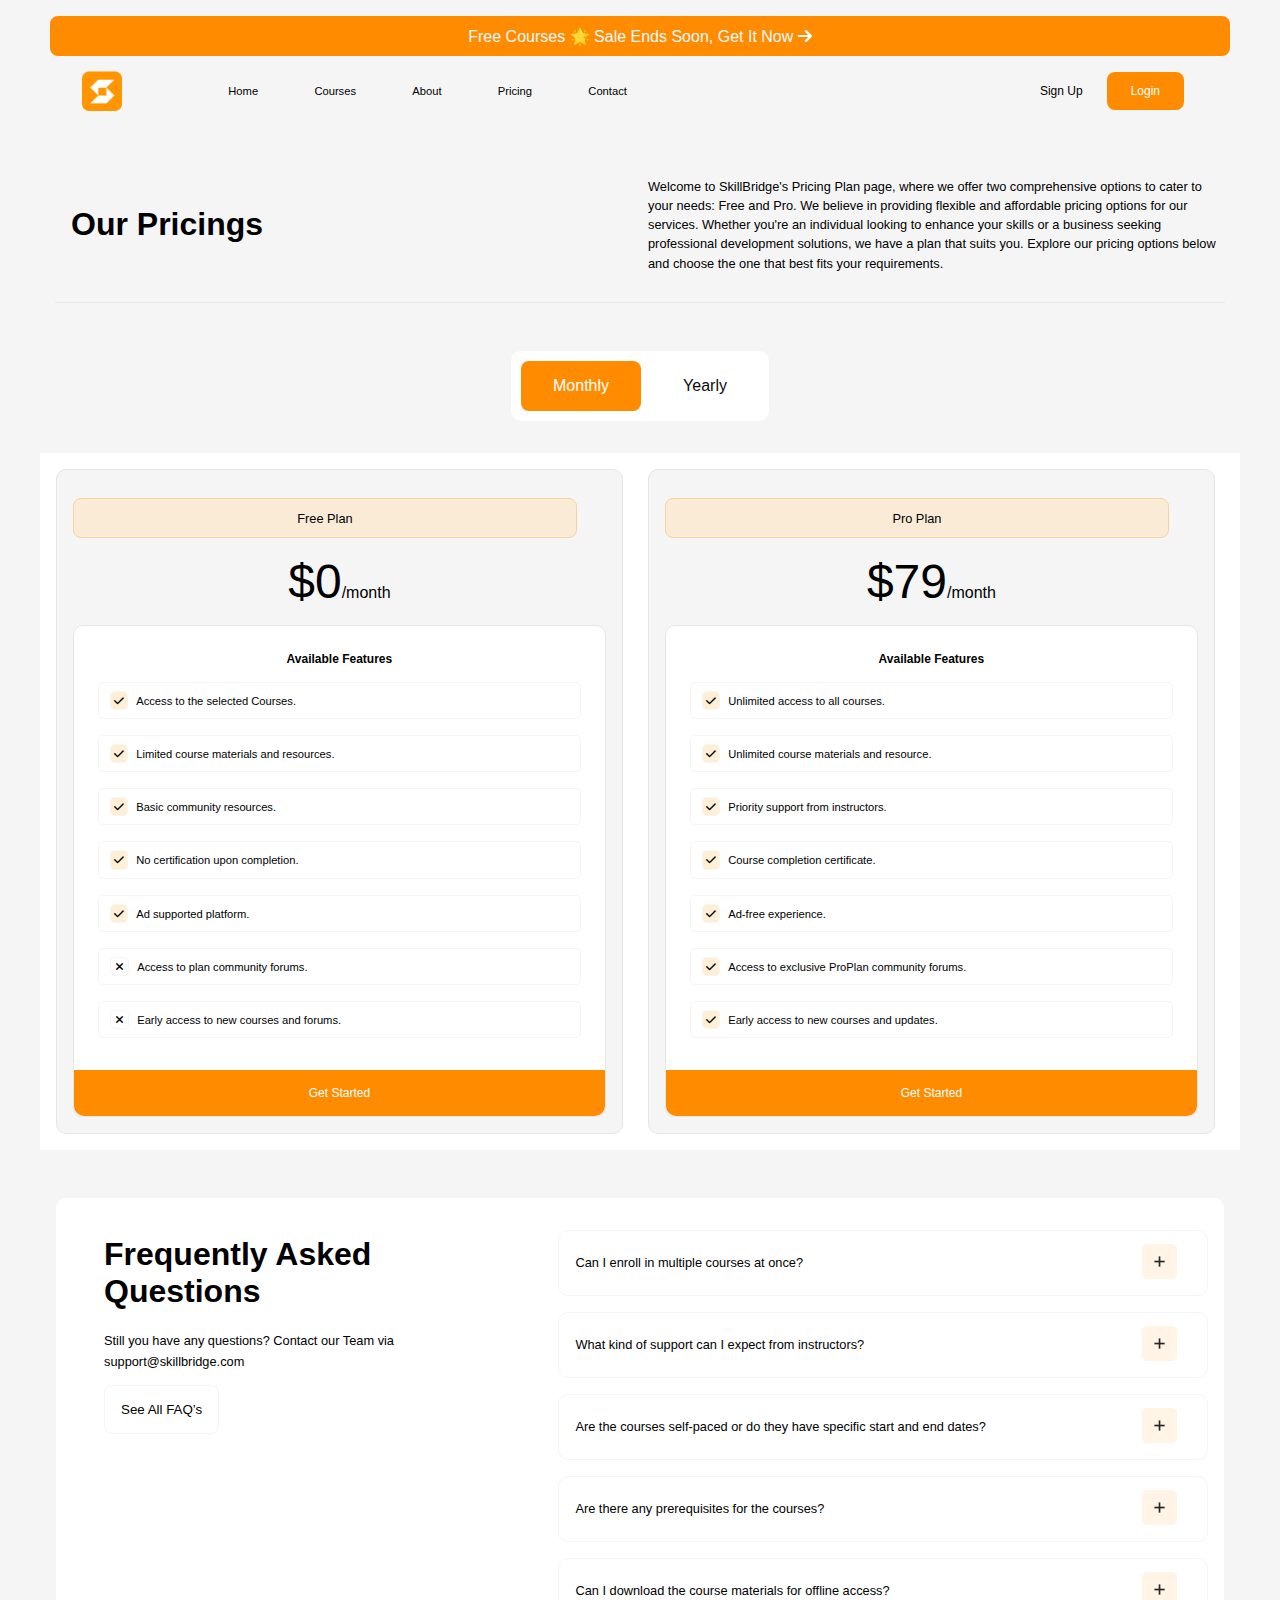
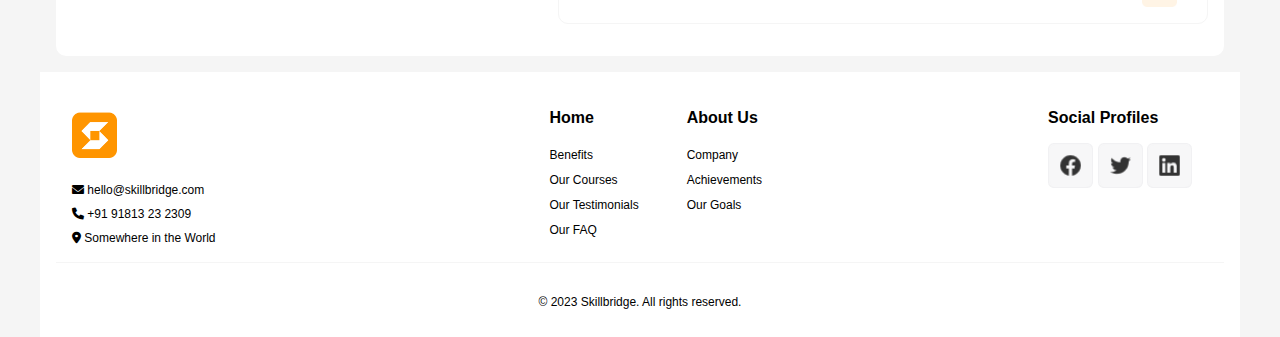
<file: pricing.html>
<!DOCTYPE html>
<html lang="en">

<head>
    <meta charset="UTF-8">
    <meta name="viewport" content="width=device-width, initial-scale=1.0">
    <link rel="stylesheet" href="./css/pricing.css">
    <link href="https://cdnjs.cloudflare.com/ajax/libs/font-awesome/6.0.0-beta3/css/all.min.css" rel="stylesheet">
    <title>Midterm Project 2nd page</title>
</head>

<body>
    <!-- header section  -->
    <header role="banner">
        <div class="topbar" role="alert">
            <p>Free Courses 🌟 Sale Ends Soon, Get It Now <i class="fa-solid fa-arrow-right"
                    style="color: #ffffff;"></i></p>
        </div>
        <nav class="navbar" role="navigation">
            <img class="logo" src="./images/Logo(1).png" alt="Skillbridge Logo">
            <ul class="menu">
                <li><a href="./index.html">Home</a></li>
                <li><a href="./course.html">Courses</a></li>
                <li><a href="#About1">About</a></li>
                <li><a href="./pricing.html">Pricing</a></li>
                <li><a href="#contact">Contact</a></li>
            </ul>
            <div>
                <p>Sign Up</p>
                <button class="login" aria-label="Login">Login</button>
                <button class="hambmenu" aria-label="Dropdown Menu"><img src="./images/Icon.png" alt=""></button>
            </div>
        </nav>

    </header>


    <main role="main">
        <!-- our pricing section  -->
        <section class="pricing">

            <div>
                <div class="description">
                    <h1>Our Pricings</h1>
                    <p>Welcome to SkillBridge's Pricing Plan page, where we offer two comprehensive options to cater to
                        your needs: Free and Pro. We believe in providing flexible and affordable pricing options for our
                        services. Whether you're an individual looking to enhance your skills or a business seeking
                        professional development solutions, we have a plan that suits you. Explore our pricing options
                        below and choose the one that best fits your requirements.</p>
                </div>

                <div class="time">
                    <button aria-label="Monthly Prices">Monthly</button>
                    <button aria-label="Yearly Prices">Yearly</button>
                </div>

            </div>
        </section>

        <!-- types of plans  -->
        <section class="plans">
            <div class="plantype">
                <p>Free Plan</p>
                <p><span>$0</span>/month</p>
                <div>
                    <div class="features">
                        <h2>Available Features</h2>
                        <p><i class="fa-solid fa-check" style="color: #000000;"></i>Access to the selected Courses.</p>
                        <p><i class="fa-solid fa-check" style="color: #000000;"></i>Limited course materials and
                            resources.</p>
                        <p><i class="fa-solid fa-check" style="color: #000000;"></i>Basic community resources.</p>
                        <p><i class="fa-solid fa-check" style="color: #000000;"></i>No certification upon completion.
                        </p>
                        <p><i class="fa-solid fa-check" style="color: #000000;"></i>Ad supported platform.</p>
                        <p><i class="fa-solid fa-xmark" style="color: #000000;"></i>Access to plan community forums.</p>
                        <p><i class="fa-solid fa-xmark" style="color: #000000;"></i>Early access to new courses and
                            forums.</p>
                        <button aria-label="Get started free">Get Started</button>
                    </div>
                </div>
            </div>
            <div class="plantype">
                <p>Pro Plan</p>
                <p><span>$79</span>/month</p>
                <div>
                    <div class="features">
                        <h2>Available Features</h2>
                        <p><i class="fa-solid fa-check" style="color: #000000;"></i>Unlimited access to all courses.</p>
                        <p><i class="fa-solid fa-check" style="color: #000000;"></i>Unlimited course materials and
                            resource.</p>
                        <p><i class="fa-solid fa-check" style="color: #000000;"></i>Priority support from instructors.
                        </p>
                        <p><i class="fa-solid fa-check" style="color: #000000;"></i>Course completion certificate.</p>
                        <p><i class="fa-solid fa-check" style="color: #000000;"></i>Ad-free experience.</p>
                        <p><i class="fa-solid fa-check" style="color: #000000;"></i>Access to exclusive ProPlan
                            community forums.</p>
                        <p><i class="fa-solid fa-check" style="color: #000000;"></i>Early access to new courses and
                            updates.</p>
                        <button aria-label="Get started free">Get Started</button>
                    </div>
                </div>
            </div>

        </section>

        <!-- faq section  -->
        <section class="faq">
            <div class="faqtitle" role="region" aria-labelledby="faq-section">
                <h1 id="faq-section">Frequently Asked Questions</h1>
                <p>Still you have any questions? Contact our Team via support@skillbridge.com</p>
                <button aria-label="See all FAQs">See All FAQ’s</button>
            </div>
            <div>
                <div class="faqoption" role="region" aria-labelledby="faq-1">
                    <p id="faq-1">Can I enroll in multiple courses at once?</p>
                    <button aria-expanded="false"><img src="./images/Button_plus.png" alt=""></button>
                    <!-- <p>Absolutely! You can enroll in multiple courses simultaneously and access them at your convenience.
                </p> -->
                </div>
                <div class="faqoption" role="region" aria-labelledby="faq-2">
                    <p id="faq-2">What kind of support can I expect from instructors?</p>
                    <button aria-expanded="false"><img src="./images/Button_plus.png" alt=""></button>
                </div>
                <div class="faqoption" role="region" aria-labelledby="faq-3">
                    <p id="faq-3">Are the courses self-paced or do they have specific start and end dates?</p>
                    <button aria-expanded="false"><img src="./images/Button_plus.png" alt=""></button>
                </div>
                <div class="faqoption" role="region" aria-labelledby="faq-4">
                    <p id="faq-4">Are there any prerequisites for the courses?</p>
                    <button aria-expanded="false"><img src="./images/Button_plus.png" alt=""></button>
                </div>
                <div class="faqoption" role="region" aria-labelledby="faq-5">
                    <p id="faq-5">Can I download the course materials for offline access?</p>
                    <button aria-expanded="false"><img src="./images/Button_plus.png" alt=""></button>
                </div>
            </div>
        </section>

    </main>
    <!-- footer section  -->
    <footer role="contentinfo">
        <section>
            <div class="contact">
                <img src="./images/Logo(1).png" alt="Skillbridge Logo">

                <ul>
                    <li><i class="fa-solid fa-envelope" aria-hidden="true"></i> hello@skillbridge.com</li>
                    <li><i class="fa-solid fa-phone" aria-hidden="true"></i> +91 91813 23 2309</li>
                    <li><i class="fa-solid fa-location-dot" aria-hidden="true"></i> Somewhere in the World</li>
                </ul>
            </div>
            <div class="links">
                <div>
                    <ul>
                        <li>
                            <h4>Home</h4>
                        </li>
                        <li><a href="#benefits">Benefits</a></li>
                        <li><a href="#courses">Our Courses</a></li>
                        <li><a href="#testimonials">Our Testimonials</a></li>
                        <li><a href="#faq">Our FAQ</a></li>
                    </ul>
                </div>
                <div>

                    <ul>
                        <li>
                            <h4>About Us</h4>
                        </li>
                        <li><a href="#company">Company</a></li>
                        <li><a href="#achievements">Achievements</a></li>
                        <li><a href="#goals">Our Goals</a></li>
                    </ul>
                </div>
            </div>
            <div>
                <h4>Social Profiles</h4>
                <img src="./images/FB.png" alt="">
                <img src="./images/TT.png" alt="">
                <img src="./images/LI.png" alt="">
            </div>
        </section>
        <div>
            <p>© 2023 Skillbridge. All rights reserved.</p>
        </div>
    </footer>
</body>

</html>
</file>
<file: css/main.css>
html {
    background-color: rgb(245, 245, 245);
    font-family: Helvetica, sans-serif;
    font-size: 1rem;
}


:root {
    --primary-color: darkorange;
    --secondary-color: rgb(245, 245, 245);
}

header a:hover {
    background-color: rgb(225, 225, 225);

}

button {
    transition: 0.3s ease-in-out 0.01s;
}

header button:hover {
    background-color: rgb(192, 81, 2);
}

main .brands img {
    transition: width 0.5s ease-in-out 0.1s;
}

main .brands img:hover {
    width: 15%;
}

.title button:hover {
    background-color: rgb(232, 232, 232);
}

.coursetitle button:hover {
    background-color: rgb(232, 232, 232);
}

.ourtest button:hover {
    background-color: rgb(232, 232, 232);
}

.course button:hover {
    background-color: var(--primary-color);
}

.alltest .testimonial .client button:hover {
    font-size: 0.75rem;
    background-color: white;
}

.plans .plantype button:hover {
    color: rgb(155, 155, 155);
    font-size: 1rem;
}

.faq .faqoption button:hover {
    rotate: 90deg;
}

.benefits .kinds button:hover {
    rotate: 90deg;
}

header .topbar p {
    animation: colorimpact 0.6s ease-out infinite;
}

@keyframes colorimpact {
    0% {
        transform: scale(1);
        color: #ffffff;
        text-shadow: 0 0 5px rgba(29, 33, 35, 0.7);
    }

    50% {
        transform: scale(1.1);
        color: #f7ff02;
        text-shadow: 0 0 20px rgba(78, 78, 2, 0.7);
    }

    100% {
        transform: scale(1);
        color: #035d28;
        text-shadow: 0 0 10px rgba(46, 204, 113, 0.7);
    }
}

@media screen and (max-width: 600px) {

    /* header section */
    .topbar {
        display: flex;
        background-color: var(--primary-color);
        color: aliceblue;
        justify-content: center;
        align-items: center;
        border-radius: 8px;
        margin: 10px;
        margin-top: 50px;
        height: 40px;
    }

    .logo {
        margin: 5px 10px;
        width: 40px;
        height: 40px;
    }

    .menu {
        display: none;
    }

    .hambmenu:hover {
        background-color: var(--primary-color);
        border-radius: 5px;
    }

    .hambmenu {
        border-style: none;
    }



    .login {
        background-color: var(--primary-color);
        padding: 1rem 2rem;
        margin: 0 1.5rem;
        border-radius: 8px;
        color: rgb(255, 255, 255);
        font-size: 1rem;
        border-style: none;
    }


    .navbar {
        display: flex;
        justify-content: space-between;
        flex-direction: row;

    }

    .navbar div {
        display: flex;
        flex-direction: row;
        align-items: center;
        margin: 0 1rem;
    }

    .unlock {
        display: flex;
        justify-content: center;
        align-items: center;
        background-color: rgb(255, 255, 255);
        margin: 1rem auto;
        border: 1px solid rgb(235, 235, 235);
        border-radius: 8px;
        font-size: 1.18em;
        margin-top: 3rem;
        height: 55px;
    }

    .unlock img {
        margin: 10px 0px 10px 10px;
        height: 40px;
    }

    .unlock span {
        color: var(--primary-color);

    }

    
    .banner {
        display: flex;
        flex-direction: column;
        align-content: center;
        text-align: center;
        margin: 0 2.5rem;
    }

    .banner p {
        margin: 0 2.5rem;
        line-height: 1.5rem;

    }

    .banner button {
        background-color: var(--primary-color);
        padding: 1rem 1rem;
        margin: 40px 5px;
        border-radius: 8px;
        color: rgb(255, 255, 255);
        font-size: 0.75rem;
        border-style: none;
    }

    .banner button:nth-of-type(2) {
        background-color: rgb(255, 255, 255);
        padding: 1rem 1rem;
        margin: 40px 5px;
        border-radius: 8px;
        color: rgb(0, 0, 0);
        font-size: 0.75rem;
        border-style: none;
    }

    .bannertext p:nth-child(1) {
        font-size: 1.75em;
        line-height: 40px;
    }


    /* main section  */
    .brands {
        display: flex;
        justify-content: space-between;
        background-color: white;
        margin-bottom: 20px;
        border-radius: 8px;
        margin: 2rem 15px;

    }

    .brands img {
        width: 32%;
        height: auto;
        border-right: 1px solid rgb(235, 235, 235);
        margin-top: 10px;
        margin-bottom: 10px;
    }

    .brands img:nth-child(3) {
        border-right: none;
    }

    .brands img:nth-child(4),
    .brands img:nth-child(5),
    .brands img:nth-child(6),
    .brands img:nth-child(7) {
        display: none;
    }

    /* video section  */
    picture {
        display: flex;
        flex-direction: column;
        justify-content: center;
        margin-left: 10px;
        margin-right: 10px;
    }

    .videoimg {
        position: relative;
    }

    picture img {
        border-radius: 8px;
    }

    .videoimg button {
        position: absolute;
        top: 50%;
        left: 50%;
        transform: translate(-50%, -50%);
        padding: 10px 20px;
        background-color: transparent;
        border-style: none;
        align-self: center;
    }

    /* benefit section  */
    .title {
        margin-left: 15px;
        margin-right: 15px;
        line-height: 25px;
    }

    .title button {
        background-color: rgb(255, 255, 255);
        padding: 1rem 1rem;
        margin: 10px 0 50px 0;
        border-radius: 8px;
        color: rgb(0, 0, 0);
        font-size: 1rem;
        border-style: none;
    }

    .kinds {
        display: flex;
        flex-direction: column;
        background-color: white;
        padding: 10px 40px;
        margin: 20px 15px;
        border-radius: 10px;
        line-height: 30px;
    }

    .benefits div:nth-child(5),
    div:nth-child(6) {
        display: none;
    }

    .kinds h1 {
        align-self: self-end;
        font-size: 3.5rem;
    }

    .kinds button {
        background-color: transparent;
        border-style: none;
        align-self: flex-end;
        margin: 30px 0;
    }

    .kinds img {
        height: 75px;
    }

    /* courses section  */

    .coursetitle {
        margin-left: 15px;
        margin-right: 15px;
        line-height: 25px;
    }

    .coursetitle button {
        background-color: rgb(255, 255, 255);
        padding: 1rem 1rem;
        margin: 10px 0 50px 0;
        border-radius: 8px;
        color: rgb(0, 0, 0);
        font-size: 1rem;
        border-style: none;
    }

    .course {
        display: flex;
        flex-direction: column;
        background-color: white;
        padding: 0 20px;
        margin: 20px 15px;
        border-radius: 10px;
        line-height: 30px;
        max-width: 750px;

    }

    .course img {
        display: flex;
        border-radius: 10px;
        width: 100%;
        height: 240px;
        object-fit: cover;
        object-position: center;
        margin-top: 20px;
    }

    .course .text {
        display: flex;
        flex-direction: row;
        align-items: center;
    }

    .course .text p {
        border: 1px solid rgb(235, 235, 235);
        border-radius: 8px;
        font-size: 1rem;
        height: 40px;
        padding: 0 20px;
        margin-right: 15px;
        align-content: center;
    }

    .course button {
        background-color: rgb(235, 235, 235);
        padding: 1rem 1rem;
        margin: 0 0 20px 0;
        border-radius: 8px;
        font-size: 1rem;
        border-style: none;
    }

    /* testimonial section */
    .ourtest {
        margin-left: 15px;
        margin-right: 15px;
        line-height: 25px;
    }

    .ourtest button {
        background-color: rgb(255, 255, 255);
        padding: 1rem 1rem;
        margin: 10px 0 50px 0;
        border-radius: 8px;
        color: rgb(0, 0, 0);
        font-size: 1rem;
        border-style: none;
    }

    .testimonial {
        display: flex;
        flex-wrap: wrap;
        margin: 15px;
        background-color: white;
        border-radius: 10px;
    }

    .testimonial img {
        width: 75px;
        height: 75px;
        object-fit: cover;
        object-position: center;
        margin: 1.5rem;
        border-radius: 10px;

    }

    .testimonial p {
        line-height: 30px;
        padding: 30px 15px 30px 15px;
    }

    .testimonial .client {
        display: flex;
        justify-content: flex-start;
        flex-direction: row;
        align-items: center;
        background-color: rgb(250, 250, 250);
        border-top: 1px solid rgb(235, 235, 235);
        width: 100%;
        font-size: 0.9rem;
        border-bottom-left-radius: 8px;
        border-bottom-right-radius: 8px;

    }

    .testimonial .client button {
        background-color: rgb(240, 240, 240);
        padding: 1rem 1rem;
        border-radius: 8px;
        font-size: 1rem;
        border-style: none;
        margin-left: auto;
        margin-right: 1.5rem;

    }

    /* type of plan section  */
    .pricing div {
        display: flex;
        flex-direction: column;
        margin-left: 15px;
        margin-right: 15px;
        line-height: 25px;

    }

    .pricing button {
        background-color: var(--primary-color);
        padding: 1rem 2rem;
        border-radius: 8px;
        color: rgb(255, 255, 255);
        font-size: 1rem;
        border-style: none;
    }

    .pricing button:nth-of-type(2) {
        background-color: white;
        padding: 1rem 2rem;
        border-radius: 8px;
        color: rgb(12, 12, 12);
        font-size: 1rem;
        border-style: none;
        margin-left: 10px;
    }

    .pricing .time {
        align-self: center;
        display: flex;
        flex-direction: row;
        width: auto;
        background-color: white;
        padding: 20px;
        border-radius: 10px;
    }

    .plans {
        display: flex;
        flex-direction: column;
        align-items: center;
        margin: 15px;
        padding: 0.5rem;
        background-color: white;
        border-radius: 10px;

    }

    .plans p:nth-child(1) {
        display: flex;
        justify-content: center;
        width: 90%;
        background-color: antiquewhite;
        border-radius: 8px;
        padding: 1rem;
        border: 1px solid rgb(249, 210, 159);

    }

    .plans p:nth-child(2) span {
        font-size: 3rem;

    }

    .plantype {
        display: flex;
        flex-direction: column;
        align-items: center;
        margin: 0.5rem;
        border: 1px solid rgb(230, 230, 230);
        padding: 1rem;
        border-radius: 10px;
        background-color: var(--secondary-color);

    }

    .features {
        display: flex;
        flex-direction: column;
        align-content: center;
        background-color: white;
        border-radius: 10px;
        border: 1px solid rgb(230, 230, 230);

    }

    .features p {
        display: flex;
        flex-direction: row;
        align-items: baseline;
        border: 1px solid var(--secondary-color);
        padding: 0.5rem;
        margin: 0.5rem 1rem;
        border-radius: 5px;

    }

    .features p i {
        border: 1px solid var(--secondary-color);
        padding: 5px;
        margin: 0.5rem;
        border-radius: 5px;
        background-color: rgb(255, 239, 212);

    }

    .plantype button {
        margin-top: 1rem;
        background-color: var(--primary-color);
        padding: 1.5rem;
        color: rgb(255, 255, 255);
        font-size: 1rem;
        border-style: none;
        border-bottom-left-radius: 10px;
        border-bottom-right-radius: 10px;
    }

    .features .fa-xmark {
        border: 1px solid var(--secondary-color);
        padding: 5px 8px 5px 8px;
        margin: 0.5rem;
        border-radius: 5px;
        background-color: white;
    }

    .features h2 {
        align-self: center;
        padding-top: 1rem;
    }

    /* FAQ section  */
    .faq {
        display: flex;
        flex-direction: column;
        background-color: white;
        border-radius: 10px;
        padding: 1rem;
        margin: 1rem;
    }

    .faqtitle h1 {
        font-size: 2rem;

    }

    .faqtitle p {
        line-height: 1.75rem;
    }

    .faqtitle button {
        background-color: white;
        border-style: none;
        border-radius: 8px;
        border: 1px solid var(--secondary-color);
        padding: 1rem;
    }

    .faqoption {
        display: flex;
        flex-direction: row;

        padding-left: 1rem;
        border: 1px solid var(--secondary-color);
        border-radius: 10px;
        margin: 1rem 0;
    }

    .faqoption p {
        width: 250px;
        line-height: 2rem;
    }

    .faqoption button {
        border-style: none;
        background-color: transparent;
        margin-left: auto;
        margin-right: 1.5rem;
    }

    .faqoption img {
        width: 45px;
    }

    /* footer section  */
    footer {
        display: flex;
        flex-direction: column;
        flex-wrap: wrap;
        padding: 1rem;
        margin: 0;
        background-color: white;
    }

    footer h4 {
        margin-bottom: 1rem;
    }

    footer img {
        width: 45px;
        margin-bottom: 1rem;
    }

    footer ul {
        list-style: none;
        margin: 0;
        padding: 0;

    }

    footer .contact ul li {
        line-height: 1.5rem;
    }

    footer a {
        text-decoration: none;
        color: inherit;
        line-height: 1.7rem;
    }

    footer .links {
        display: flex;
        flex-direction: row;
    }

    footer .links div {
        margin-right: 3rem;
    }

    footer p {
        text-align: center;
        padding-top: 2rem;
        border-top: 1px solid var(--secondary-color);
    }


}

@media screen and (min-width: 600px) and (max-width: 1024px) {

    /* header section tablet  */
    .topbar {
        display: flex;
        background-color: var(--primary-color);
        color: aliceblue;
        justify-content: center;
        align-items: center;
        border-radius: 8px;
        margin: 10px;
        margin-top: 1rem;
        height: 40px;
    }

    .logo {
        margin: 5px 10px;
        width: 40px;
        height: 40px;
    }



    .login {
        background-color: var(--primary-color);
        padding: 0.5rem 1.5rem;
        margin: 0 1.5rem;
        border-radius: 8px;
        color: rgb(255, 255, 255);
        font-size: 0.75rem;
        border-style: none;
    }

    .navbar div p {
        font-size: 0.75rem;
    }

    .navbar div {
        margin-left: auto;
    }

    .hambmenu {
        display: none;
    }

    .navbar {
        display: flex;
        flex-direction: row;
        justify-content: flex-start;
        align-items: center;
        width: auto;
        padding: 0 2rem;
    }

    .navbar ul {
        justify-content: space-evenly;
        font-size: 0.7rem;
        width: 45%;
    }

    .navbar a {
        text-decoration: none;
        color: black;
    }

    .navbar div {
        display: flex;
        flex-direction: row;
    }

    .menu {
        width: 50%;
        display: flex;
        flex-direction: row;
        list-style: none;
    }

    .menu a {
        padding: 0.5rem 1rem;
        border-radius: 5px;
    }


    .unlock {
        display: flex;
        justify-content: center;
        align-items: center;
        background-color: rgb(255, 255, 255);
        margin: 1rem auto;
        padding-right: 1rem;
        border: 1px solid rgb(235, 235, 235);
        border-radius: 8px;
        font-size: 2em;
        margin-top: 3rem;
        height: 60px;

    }

    .unlock img {
        margin: 10px;
        height: 40px;
    }

    .unlock span {
        color: var(--primary-color);
    }

    .banner {
        display: flex;
        flex-direction: column;
        align-content: center;
        text-align: center;

    }

    .banner button {
        background-color: var(--primary-color);
        padding: 1rem 1rem;
        border-radius: 8px;
        color: rgb(255, 255, 255);
        font-size: 0.75rem;
        border-style: none;

    }

    .banner button:nth-of-type(2) {
        background-color: rgb(255, 255, 255);
        padding: 1rem 1rem;
        margin: 40px 5px;
        border-radius: 8px;
        color: rgb(0, 0, 0);
        font-size: 0.75rem;
        border-style: none;
    }

    .bannertext p:nth-child(1) {
        font-size: 1.5em;
        line-height: 40px;
    }

    /* brands banner tablet  */

    main .brands img {
        transition: width 0.5s ease-in-out 0.1s;
    }

    main .brands img:hover {
        width: 15%;
    }

    .brands {
        display: flex;
        flex-direction: row;
        justify-content: center;
        width: 100%;
    }

    .brands {
        display: flex;
        justify-content: space-between;
        width: auto;
        background-color: white;
        margin-bottom: 20px;
        border-radius: 8px;
        margin: 2rem 15px;

    }

    .brands img {
        width: 13.4%;
        height: auto;
        border-right: 1px solid rgb(235, 235, 235);
        margin-top: 10px;
        margin-bottom: 10px;
    }

    .brands img:nth-child(7) {
        border-right: none;
    }

    /* video sectio tablet  */
    picture {
        display: flex;
        flex-direction: column;
        justify-content: center;
        margin-left: 10px;
        margin-right: 10px;
    }

    picture img {
        border-radius: 10px;
    }

    .videoimg {
        position: relative;
    }

    .videoimg button {
        position: absolute;
        top: 50%;
        left: 50%;
        transform: translate(-50%, -50%);
        padding: 10px 20px;
        background-color: transparent;
        border-style: none;

    }

    /* benefits css */

    .title {
        margin-left: 15px;
        margin-right: 15px;
        line-height: 25px;

    }

    .bentext {
        display: flex;
        flex-direction: row;
        justify-content: space-between;
        margin-bottom: 0;
    }

    .title p {
        width: 75%;
        font-size: 0.75rem;

    }

    .title button {
        background-color: rgb(255, 255, 255);
        padding: 0.75rem 0.75rem;
        margin: 10px 0 50px 0;
        border-radius: 8px;
        font-size: 0.7rem;
        border-style: none;
    }

    .title h1 {
        margin-top: 3rem;
        margin-bottom: 0;
    }

    .benefits {
        display: grid;
        grid-template-columns: repeat(3, 1fr);
        grid-template-rows: auto;
        gap: 10px;
        padding: 1rem;
        padding-top: 0;
    }

    .kinds {
        display: flex;
        flex-direction: column;
        justify-content: space-around;
        background-color: white;
        padding: 0 2rem;
        border-radius: 10px;

    }

    .kinds h1 {
        align-self: self-end;
        font-size: 2.5rem;
        margin-top: 1rem;
    }

    .kinds h2 {
        margin: 0;
        font-size: 0.85rem;
    }

    .kinds p {
        line-height: 1.2rem;
        font-size: 0.7rem;
    }

    .kinds button {
        background-color: transparent;
        border-style: none;
        align-self: flex-end;
        padding: 0;
        margin-bottom: 1rem;
    }

    .kinds img {
        height: 40px;
    }

    /* our courses section  */

    .allcourses {
        margin: 1rem;
    }

    .coursetitle {
        margin-left: 15px;
        margin-right: 15px;
        line-height: 1.2rem;
    }


    .coursetitle button {
        background-color: rgb(255, 255, 255);
        padding: 0.75rem 0.75rem;
        margin: 10px 0 50px 0;
        border-radius: 8px;
        font-size: 0.7rem;
        border-style: none;
    }

    .coursetitle {
        margin: 0 1rem;
    }

    .coursetext {
        display: flex;
        flex-direction: row;
        justify-content: space-between;

    }

    .coursetext p {
        width: 75%;
        font-size: 0.75rem;

    }

    .coursetitle h1 {
        margin-bottom: 0;
    }

    .course {
        display: flex;
        flex-direction: column;
        flex-wrap: wrap;
        background-color: white;
        padding: 0 20px;
        border-radius: 10px;

    }

    .course img {
        display: flex;
        border-radius: 10px;
        width: 100%;
        height: 240px;
        object-fit: cover;
        object-position: center;
        margin-top: 20px;
    }

    .course .text {
        display: flex;
        flex-direction: row;
        align-items: center;
        width: 60%;
    }

    .course .text p {
        border: 1px solid rgb(235, 235, 235);
        border-radius: 8px;
        font-size: 0.7rem;
        padding: 0.25rem 0.5rem;
        margin-right: 0.5rem;
        align-content: center;
    }

    .course p {
        font-size: 0.7rem;
        line-height: 1.2rem;
    }

    .course button {
        background-color: rgb(235, 235, 235);
        padding: 0.7rem;
        margin: 0 0 1rem 0;
        border-radius: 8px;
        border-style: none;
        font-size: 0.65rem;
    }

    .allcourses {
        display: grid;
        grid-template-columns: 1fr 1fr;
        grid-template-rows: repeat(3, 1fr);
        gap: 1rem;
        margin-top: 0;
    }

    .course h3 {
        font-size: 0.75rem;
        width: 35%;
    }

    .course h2 {
        font-size: 0.90rem;
        margin-bottom: 0;
    }

    /* testimonial section tablet  */

    .ourtest {
        margin-left: 15px;
        margin-right: 15px;
        line-height: 1.2rem;
    }

    .ourtest button {
        background-color: rgb(255, 255, 255);
        padding: 0.75rem 0.75rem;
        margin: 10px 0 50px 0;
        border-radius: 8px;
        font-size: 0.7rem;
        border-style: none;
    }

    .ourtest div {
        display: flex;
        flex-direction: row;
        justify-content: space-between;
    }

    .ourtest p {
        width: 75%;
        font-size: 0.75rem;

    }

    .ourtest h1 {
        margin-bottom: 0;
        margin-top: 3rem;
    }


    .testimonial {
        display: flex;
        flex-wrap: wrap;
        background-color: white;
        border-radius: 10px;

    }

    .testimonial p {
        line-height: 1.2rem;
        font-size: 0.7rem;
        padding: 1rem 2rem;
    }


    .testimonial img {
        width: 40px;
        height: 40px;
        object-fit: cover;
        object-position: center;
        margin: 0.75rem;
        margin-left: 1.6rem;
        border-radius: 10px;

    }

    .testimonial .client {
        display: flex;
        justify-content: flex-start;
        flex-direction: row;
        align-items: center;
        background-color: rgb(250, 250, 250);
        border-top: 1px solid rgb(235, 235, 235);
        width: 100%;
        font-size: 0.9rem;
        border-bottom-left-radius: 8px;
        border-bottom-right-radius: 8px;

    }

    .testimonial .client button {
        background-color: rgb(240, 240, 240);
        padding: 0.75rem;
        border-radius: 8px;
        font-size: 0.65rem;
        border-style: none;
        margin-left: auto;
        margin-right: 1.5rem;

    }

    .testimonial h3 {
        font-size: 0.75rem;
    }

    .alltest {
        display: grid;
        grid-template-columns: 1fr 1fr;
        grid-template-rows: 1fr 1fr;
        gap: 1rem;
    }

    /* our pricing section TABLET  */

    .pricing {
        margin-left: 1rem;
        margin-right: 15px;
        line-height: 1.2rem;

    }

    .pricing button {
        background-color: var(--primary-color);
        padding: 0.6rem 1.2rem;
        border-radius: 4px;
        color: rgb(255, 255, 255);
        font-size: 0.6rem;
        border-style: none;
    }

    .pricing button:nth-of-type(2) {
        background-color: white;
        padding: 0.2rem 1rem;
        border-radius: 4px;
        color: rgb(12, 12, 12);
        font-size: 0.6rem;
        border-style: none;
        margin-left: 10px;
    }

    .pricing .time {
        height: 30px;
        background-color: white;
        padding: 0.5rem;
        border-radius: 6px;
    }

    .pricing p {
        font-size: 0.75rem;
        width: 70%;
        margin-top: 0;
    }

    .pricing h1 {
        margin-top: 3rem;
        margin-bottom: 0.5rem;
    }

    .pricing div {
        display: flex;
        flex-direction: row;
        justify-content: space-between;
    }

    /* types of plans  */
    .plans {
        display: grid;
        grid-template-columns: 1fr 1fr;
        grid-template-rows: 1fr;
        background-color: white;
        border-radius: 10px;
        padding: 2rem;
        margin-top: 1rem;

    }

    .plans p:nth-child(1) {
        display: flex;
        justify-content: center;
        width: 90%;
        background-color: antiquewhite;
        border-radius: 8px;
        padding: 0.7rem;
        border: 1px solid rgb(249, 210, 159);
        font-size: 0.8rem;
        margin-bottom: 0;
    }

    .plans p:nth-child(2) span {
        font-size: 3rem;

    }

    .plans .plantype {
        display: flex;
        flex-direction: column;
        justify-content: center;
        width: 80%;
        margin: 0;
        border: 1px solid rgb(230, 230, 230);
        padding: 1rem 1rem;
        border-radius: 10px;
        background-color: var(--secondary-color);
    }

    .plans .plantype p {
        text-align: center;
    }

    .features {
        background-color: white;
        border-radius: 10px;
        border: 1px solid rgb(230, 230, 230);

    }

    .features p {
        display: flex;
        flex-direction: row;
        justify-content: flex-start;
        align-items: baseline;
        border: 1px solid var(--secondary-color);
        border-radius: 5px;
        font-size: 0.7rem;
        padding: 0 0.2rem;
        margin: 1rem 1.5rem;

    }

    .features p i {
        border: 1px solid var(--secondary-color);
        padding: 3px;
        margin: 0.5rem;
        border-radius: 5px;
        background-color: rgb(255, 239, 212);

    }

    .plantype button {
        margin-top: 1rem;
        background-color: var(--primary-color);
        padding: 1rem;
        color: rgb(255, 255, 255);
        font-size: 0.75rem;
        border-style: none;
        border-bottom-left-radius: 10px;
        border-bottom-right-radius: 10px;
        width: 100%;
    }

    .features .fa-xmark {
        border: 1px solid var(--secondary-color);
        padding: 3px 5px 3px 5px;
        margin: 0.5rem;
        border-radius: 5px;
        background-color: white;
    }

    .features h2 {
        text-align: center;
        padding-top: 1rem;
        font-size: 0.75rem;
    }

    /* faq section tablet  */

    .faq {
        display: flex;
        flex-direction: column;
        background-color: white;
        border-radius: 10px;
        padding: 1rem;
        margin: 1rem;
    }

    .faqtitle {
        padding: 0 2rem;
    }

    .faqtitle h1 {
        font-size: 2rem;
    }

    .faqtitle p {
        line-height: 1.3rem;
        font-size: 0.8rem;
    }

    .faqtitle button {
        background-color: white;
        border-style: none;
        border-radius: 8px;
        border: 1px solid var(--secondary-color);
        padding: 1rem;
        font-size: 0.5rem;
    }

    .faqoption {
        display: flex;
        flex-direction: row;
        align-items: center;
        padding-left: 1rem;
        border: 1px solid var(--secondary-color);
        border-radius: 10px;
        margin: 1rem 1rem;
    }

    .faqoption p {
        width: 70%;
        line-height: 1rem;
        font-size: 0.8rem;
    }

    .faqoption button {
        border-style: none;
        background-color: transparent;
        margin-left: auto;
        margin-right: 1.5rem;
        margin-top: 0.75rem;
        margin-bottom: 0.75rem;
    }

    .faqoption img {
        width: 35px;
    }

    .faq {
        display: grid;
        grid-template-columns: 40% 60%;
        grid-template-rows: auto;
        gap: 1rem;
        margin: 1rem;
        margin-top: 3rem;

    }

    footer {
        display: flex;
        flex-direction: column;
        padding: 1rem;
        margin: 0;
        background-color: white;
    }

    footer h4 {
        margin-bottom: 1rem;
    }

    footer img {
        width: 45px;
        margin-bottom: 1rem;
    }

    footer ul {
        list-style: none;
        margin: 0;
        padding: 0;

    }

    footer .contact ul li {
        line-height: 1.5rem;
        font-size: 0.75rem;
    }

    footer a {
        text-decoration: none;
        color: inherit;
        line-height: 1.56rem;
        font-size: 0.75rem;
    }

    footer .links {
        display: flex;
        flex-direction: row;
    }

    footer .links div {
        margin-right: 3rem;
    }

    footer p {
        text-align: center;
        padding-top: 2rem;
        border-top: 1px solid var(--secondary-color);
        font-size: 0.75rem;
    }

    footer section {
        display: flex;
        flex-direction: row;
        justify-content: space-between;
        margin-left: 1rem;
        margin-right: 2rem;


    }

    .contact {
        margin-top: 1.5rem;
        padding-right: 6rem;
    }
}

@media screen and (min-width: 1024px) and (max-width: 1920px) {



    body {
        max-width: 1200px;
        width: 100%;
        margin: 0 auto;
    }

    /* header section tablet  */
    .topbar {
        display: flex;
        background-color: var(--primary-color);
        color: aliceblue;
        justify-content: center;
        align-items: center;
        border-radius: 8px;
        margin: 10px;
        margin-top: 1rem;
        height: 40px;
    }

    .logo {
        margin: 5px 10px;
        width: 40px;
        height: 40px;
    }



    .login {
        background-color: var(--primary-color);
        padding: 0.5rem 1.5rem;
        margin: 0 1.5rem;
        border-radius: 8px;
        color: rgb(255, 255, 255);
        font-size: 0.75rem;
        border-style: none;
    }

    .navbar div p {
        font-size: 0.75rem;
    }

    .navbar div {
        margin-left: auto;
    }

    .hambmenu {
        display: none;
    }

    .navbar {
        display: flex;
        flex-direction: row;
        justify-content: flex-start;
        align-items: center;
        width: auto;
        padding: 0 3rem;
    }

    .navbar ul {
        justify-content: space-evenly;
        font-size: 0.7rem;
        width: 35%;
    }

    .navbar a {
        text-decoration: none;
        color: black;
    }

    .navbar div {
        display: flex;
        flex-direction: row;
    }

    .menu {
        width: 50%;
        display: flex;
        flex-direction: row;
        list-style: none;
    }

    .menu a {
        padding: 0.5rem 1rem;
        border-radius: 5px;
    }


    .unlock {
        display: flex;
        justify-content: center;
        align-items: center;
        background-color: rgb(255, 255, 255);
        margin: 1rem auto;
        padding-right: 1rem;
        border: 1px solid rgb(235, 235, 235);
        border-radius: 8px;
        font-size: 2.5em;
        margin-top: 3rem;
        height: 60px;

    }

    .unlock img {
        margin: 10px;
        height: 40px;
    }

    .unlock span {
        color: var(--primary-color);
    }

    .banner {
        display: flex;
        flex-direction: column;
        align-content: center;
        text-align: center;

    }

    .banner button {
        background-color: var(--primary-color);
        padding: 1rem 1rem;
        border-radius: 8px;
        color: rgb(255, 255, 255);
        font-size: 0.75rem;
        border-style: none;

    }

    .banner button:nth-of-type(2) {
        background-color: rgb(255, 255, 255);
        padding: 1rem 1rem;
        margin: 40px 5px;
        border-radius: 8px;
        color: rgb(0, 0, 0);
        font-size: 0.75rem;
        border-style: none;
    }

    .bannertext p:nth-child(1) {
        font-size: 1.75rem;
        line-height: 40px;
    }

    /* brands banner tablet  */

    main .brands img {
        transition: width 0.5s ease-in-out 0.1s;
    }

    main .brands img:hover {
        width: 15%;
    }

    .brands {
        display: flex;
        flex-direction: row;
        justify-content: center;
        width: 100%;
    }

    .brands {
        display: flex;
        justify-content: space-between;
        width: auto;
        background-color: white;
        margin-bottom: 20px;
        border-radius: 8px;
        margin: 2rem 15px;

    }

    .brands img {
        width: 13.5%;
        height: auto;
        border-right: 1px solid rgb(235, 235, 235);
        margin-top: 10px;
        margin-bottom: 10px;
    }

    .brands img:nth-child(7) {
        border-right: none;
    }

    /* video sectio tablet  */
    picture {
        display: flex;
        flex-direction: column;
        justify-content: center;
        margin-left: 10px;
        margin-right: 10px;
    }

    picture img {
        border-radius: 10px;
    }

    .videoimg {
        position: relative;
    }

    .videoimg button {
        position: absolute;
        top: 50%;
        left: 50%;
        transform: translate(-50%, -50%);
        padding: 10px 20px;
        background-color: transparent;
        border-style: none;

    }

    /* benefits css */

    .title {
        margin-left: 15px;
        margin-right: 15px;
        line-height: 25px;

    }

    .bentext {
        display: flex;
        flex-direction: row;
        justify-content: space-between;
        margin-bottom: 0;
    }

    .title p {
        width: 75%;
        font-size: 0.75rem;

    }

    .title button {
        background-color: rgb(255, 255, 255);
        padding: 0.75rem 0.75rem;
        margin: 10px 0 50px 0;
        border-radius: 8px;
        font-size: 0.7rem;
        border-style: none;
    }

    .title h1 {
        margin-top: 3rem;
        margin-bottom: 0;
    }

    .benefits {
        display: grid;
        grid-template-columns: repeat(3, 1fr);
        grid-template-rows: auto;
        gap: 10px;
        padding: 1rem;
        padding-top: 0;
    }

    .kinds {
        display: flex;
        flex-direction: column;
        justify-content: space-around;
        background-color: white;
        padding: 0 2rem;
        border-radius: 10px;

    }

    .kinds h1 {
        align-self: self-end;
        font-size: 2.5rem;
        margin-top: 1rem;
    }

    .kinds h2 {
        margin: 0;
        font-size: 0.85rem;
    }

    .kinds p {
        line-height: 1.2rem;
        font-size: 0.7rem;
    }

    .kinds button {
        background-color: transparent;
        border-style: none;
        align-self: flex-end;
        padding: 0;
        margin-bottom: 1rem;
    }

    .kinds img {
        height: 40px;
    }

    /* our courses section  */

    .allcourses {
        margin: 1rem;
    }

    .coursetitle {
        margin-left: 15px;
        margin-right: 15px;
        line-height: 1.2rem;
    }


    .coursetitle button {
        background-color: rgb(255, 255, 255);
        padding: 0.75rem 0.75rem;
        margin: 10px 0 50px 0;
        border-radius: 8px;
        font-size: 0.7rem;
        border-style: none;
    }

    .coursetitle {
        margin: 0 1rem;
    }

    .coursetext {
        display: flex;
        flex-direction: row;
        justify-content: space-between;

    }

    .coursetext p {
        width: 75%;
        font-size: 0.75rem;

    }

    .coursetitle h1 {
        margin-bottom: 0;
    }

    .course {
        display: flex;
        flex-direction: column;
        flex-wrap: wrap;
        background-color: white;
        padding: 0 20px;
        border-radius: 10px;

    }

    .course img {
        display: flex;
        border-radius: 10px;
        width: 100%;
        height: 240px;
        object-fit: cover;
        object-position: center;
        margin-top: 20px;
    }

    .course .text {
        display: flex;
        flex-direction: row;
        align-items: center;
        width: 60%;
    }

    .course .text p {
        border: 1px solid rgb(235, 235, 235);
        border-radius: 8px;
        font-size: 0.7rem;
        padding: 0.25rem 0.5rem;
        margin-right: 0.5rem;
        align-content: center;
    }

    .course p {
        font-size: 0.7rem;
        line-height: 1.2rem;
    }

    .course button {
        background-color: rgb(235, 235, 235);
        padding: 0.7rem;
        margin: 0 0 1rem 0;
        border-radius: 8px;
        border-style: none;
        font-size: 0.65rem;
    }

    .allcourses {
        display: grid;
        grid-template-columns: 1fr 1fr;
        grid-template-rows: repeat(3, 1fr);
        gap: 1rem;
        margin-top: 0;
    }

    .course h3 {
        font-size: 0.75rem;
        width: 35%;
    }

    .course h2 {
        font-size: 0.90rem;
        margin-bottom: 0;
    }

    /* testimonial section desktop  */

    .ourtest {
        margin-left: 15px;
        margin-right: 15px;
        line-height: 1.2rem;
    }

    .ourtest button {
        background-color: rgb(255, 255, 255);
        padding: 0.75rem 0.75rem;
        margin: 10px 0 50px 0;
        border-radius: 8px;
        font-size: 0.7rem;
        border-style: none;
    }

    .ourtest div {
        display: flex;
        flex-direction: row;
        justify-content: space-between;
    }

    .ourtest p {
        width: 75%;
        font-size: 0.75rem;

    }

    .ourtest h1 {
        margin-bottom: 0;
        margin-top: 3rem;
    }


    .testimonial {
        display: flex;
        flex-wrap: wrap;
        background-color: white;
        border-radius: 10px;

    }

    .testimonial p {
        line-height: 1.2rem;
        font-size: 0.7rem;
        padding: 1rem 2rem;
    }


    .testimonial img {
        width: 40px;
        height: 40px;
        object-fit: cover;
        object-position: center;
        margin: 0.75rem;
        margin-left: 1.6rem;
        border-radius: 10px;

    }

    .testimonial .client {
        display: flex;
        justify-content: flex-start;
        flex-direction: row;
        align-items: center;
        background-color: rgb(250, 250, 250);
        border-top: 1px solid rgb(235, 235, 235);
        width: 100%;
        font-size: 0.9rem;
        border-bottom-left-radius: 8px;
        border-bottom-right-radius: 8px;

    }

    .testimonial .client button {
        background-color: rgb(240, 240, 240);
        padding: 0.75rem;
        border-radius: 8px;
        font-size: 0.65rem;
        border-style: none;
        margin-left: auto;
        margin-right: 1.5rem;

    }

    .testimonial h3 {
        font-size: 0.75rem;
    }

    .alltest {
        display: grid;
        grid-template-columns: 1fr 1fr;
        grid-template-rows: 1fr 1fr;
        gap: 1rem;
    }

    /* our pricing section  */

    .pricing {
        margin-left: 1rem;
        margin-right: 15px;
        line-height: 1.2rem;

    }

    .pricing button {
        background-color: var(--primary-color);
        padding: 0.6rem 1.2rem;
        border-radius: 4px;
        color: rgb(255, 255, 255);
        font-size: 0.6rem;
        border-style: none;
    }

    .pricing button:nth-of-type(2) {
        background-color: white;
        padding: 0.2rem 1rem;
        border-radius: 4px;
        color: rgb(12, 12, 12);
        font-size: 0.6rem;
        border-style: none;
        margin-left: 10px;
    }

    .pricing .time {
        height: 30px;
        background-color: white;
        padding: 0.5rem;
        border-radius: 6px;
    }

    .pricing p {
        font-size: 0.75rem;
        width: 70%;
        margin-top: 0;
    }

    .pricing h1 {
        margin-top: 3rem;
        margin-bottom: 0.5rem;
    }

    .pricing div {
        display: flex;
        flex-direction: row;
        justify-content: space-between;
    }

    /* types of plans desktop */
    .plans {
        display: grid;
        grid-template-columns: 1fr 1fr;
        grid-template-rows: 1fr;
        background-color: white;
        border-radius: 10px;
        gap: 1rem;
        margin: 1rem;
        padding: 3rem;

    }

    .plans p:nth-child(1) {
        display: flex;
        justify-content: center;
        width: 93%;
        background-color: antiquewhite;
        border-radius: 8px;
        padding: 0.7rem;
        border: 1px solid rgb(249, 210, 159);
        font-size: 0.8rem;
        margin-bottom: 0;
    }

    .plans p:nth-child(2) span {
        font-size: 3rem;


    }

    .plans .plantype {
        display: flex;
        flex-direction: column;
        justify-content: center;
        width: 80%;
        margin: 0;
        border: 1px solid rgb(230, 230, 230);
        padding: 1rem 1rem;
        border-radius: 10px;
        background-color: var(--secondary-color);
    }

    .plans .features {
        background-color: white;
        border-radius: 10px;
        border: 1px solid rgb(230, 230, 230);
        width: 100%;

    }

    .plans .plantype p {
        text-align: center;
    }

    .features p {
        display: flex;
        flex-direction: row;
        justify-content: flex-start;
        align-items: baseline;
        border: 1px solid var(--secondary-color);
        border-radius: 5px;
        font-size: 0.7rem;
        padding: 0 0.2rem;
        margin: 1rem 1.5rem;

    }

    .features p i {
        border: 1px solid var(--secondary-color);
        padding: 3px;
        margin: 0.5rem;
        border-radius: 5px;
        background-color: rgb(255, 239, 212);

    }

    .plantype button {
        margin-top: 1rem;
        background-color: var(--primary-color);
        padding: 1rem;
        color: rgb(255, 255, 255);
        font-size: 0.75rem;
        border-style: none;
        border-bottom-left-radius: 10px;
        border-bottom-right-radius: 10px;
        width: 100%;
    }

    .features .fa-xmark {
        border: 1px solid var(--secondary-color);
        padding: 3px 5px 3px 5px;
        margin: 0.5rem;
        border-radius: 5px;
        background-color: white;
    }

    .features h2 {
        text-align: center;
        padding-top: 1rem;
        font-size: 0.75rem;
    }

    /* faq section tablet  */

    .faq {
        display: flex;
        flex-direction: column;
        background-color: white;
        border-radius: 10px;
        padding: 1rem;
        margin: 1rem;
    }

    .faqtitle {
        padding: 0 2rem;
    }

    .faqtitle h1 {
        font-size: 2rem;
    }

    .faqtitle p {
        line-height: 1.3rem;
        font-size: 0.8rem;
    }

    .faqtitle button {
        background-color: white;
        border-style: none;
        border-radius: 8px;
        border: 1px solid var(--secondary-color);
        padding: 1rem;
        font-size: 0.5rem;
    }

    .faqoption {
        display: flex;
        flex-direction: row;
        align-items: center;
        padding-left: 1rem;
        border: 1px solid var(--secondary-color);
        border-radius: 10px;
        margin: 1rem 1rem;
    }

    .faqoption p {
        width: 70%;
        line-height: 1rem;
        font-size: 0.8rem;
    }

    .faqoption button {
        border-style: none;
        background-color: transparent;
        margin-left: auto;
        margin-right: 1.5rem;
        margin-top: 0.75rem;
        margin-bottom: 0.75rem;
    }

    .faqoption img {
        width: 35px;
    }

    .faq {
        display: grid;
        grid-template-columns: 40% 60%;
        grid-template-rows: auto;
        gap: 1rem;
        margin: 1rem;
        margin-top: 3rem;

    }

    footer {
        display: flex;
        flex-direction: column;
        padding: 1rem;
        margin: 0;
        background-color: white;
    }

    footer h4 {
        margin-bottom: 1rem;
    }

    footer img {
        width: 45px;
        margin-bottom: 1rem;
    }

    footer ul {
        list-style: none;
        margin: 0;
        padding: 0;

    }

    footer .contact ul li {
        line-height: 1.5rem;
        font-size: 0.75rem;
    }

    footer a {
        text-decoration: none;
        color: inherit;
        line-height: 1.56rem;
        font-size: 0.75rem;
    }

    footer .links {
        display: flex;
        flex-direction: row;
    }

    footer img {
        width: 30%;
    }

    footer .links div {
        margin-right: 3rem;
    }

    footer p {
        text-align: center;
        padding-top: 2rem;
        border-top: 1px solid var(--secondary-color);
        font-size: 0.75rem;
    }

    footer section {
        display: flex;
        flex-direction: row;
        justify-content: space-between;
        margin-left: 1rem;
        margin-right: 2rem;


    }

    .contact {
        margin-top: 1.5rem;
        padding-right: 6rem;
    }
}
</file>
<file: css/course.css>
html{
    background-color: rgb(245, 245, 245);
    font-family: Helvetica, sans-serif;
    font-size: 1rem;
   
}

:root{
    --primary-color: darkorange;
    --secondary-color: rgb(245, 245, 245);
}

button {
    transition: 0.3s ease-in-out 0.01s;
}

header button:hover {
    background-color: rgb(192, 81, 2);
}

main .brands img {
    transition: width 0.5s ease-in-out 0.1s;
}

main .brands img:hover {
    width: 15%;
}

.title button:hover {
    background-color: rgb(232, 232, 232);
}

.coursetitle button:hover {
    background-color: rgb(232, 232, 232);
}

.ourtest button:hover {
    background-color: rgb(232, 232, 232);
}

.course button:hover {
    background-color: var(--primary-color);
}

.alltest .testimonial .client button:hover {
    font-size: 0.75rem;
    background-color: white;
}

.plans .plantype button:hover {
    color: rgb(155, 155, 155);
    font-size: 1rem;
}

.faq .faqoption button:hover {
    rotate: 90deg;
}

.benefits .kinds button:hover {
    rotate: 90deg;
}
header .topbar p {
    animation: colorimpact 0.6s ease-out infinite;
}

@keyframes colorimpact {
    0% {
        transform: scale(1);
        color: #ffffff;
        text-shadow: 0 0 5px rgba(29, 33, 35, 0.7);
    }

    50% {
        transform: scale(1.1);
        color: #f7ff02;
        text-shadow: 0 0 20px rgba(78, 78, 2, 0.7);
    }

    100% {
        transform: scale(1);
        color: #035d28;
        text-shadow: 0 0 10px rgba(46, 204, 113, 0.7);
    }
}
@media screen and (max-width: 600px) {

    /* header section */
    .topbar {
        display: flex;
        background-color: var(--primary-color);
        color: aliceblue;
        justify-content: center;
        align-items: center;
        border-radius: 8px;
        margin: 10px;
        margin-top: 50px;
        height: 40px;
    }

    .logo {
        margin: 5px 10px;
        width: 40px;
        height: 40px;
    }

    .menu {
        display: none;
    }

    .login {
        background-color: var(--primary-color);
        padding: 1rem 2rem;
        margin: 0 1.5rem;
        border-radius: 8px;
        color: rgb(255, 255, 255);
        font-size: 1rem;
        border-style: none;
    }

    .hambmenu {
        border-style: none;
        background-color: transparent;
    }

    .navbar {
        display: flex;
        justify-content: space-between;
        flex-direction: row;
    }

    .navbar div {
        display: flex;
        flex-direction: row;
        align-items: center;
        margin: 0 1rem;
    }
    .banner{
        padding:1rem;
        line-height: 1.7rem;
    }
    .banner h1{
        line-height: 3rem;
    }
    /* body section  */

    .fundamentals, .uxdesign, .mobileapp, .graphicd, .frontwd{
        display:flex;
        flex-direction: column;
        margin: 1rem;
        padding: 1rem 1.5rem;
        background-color: white;
        border-radius: 8px;
    }
    .courses h3{
        font-size: 1.5rem;
    }
    .courses p{
        line-height: 1.5rem;
        
    }
    .courses button{
        border-style: none;
        padding: 1rem;
        background-color: var(--secondary-color);
        margin-bottom: 1rem;
        border-radius: 5px;
        border: 1px solid rgb(230, 230, 230)
    }
    .coursepics{
        display: flex;
        flex-direction: row;
        width: 100%;
    }
    .coursepics img{
        display: flex;
        border-radius: 10px;
        width: 30%;
        height: 110px;
        object-fit: cover;
        object-position: center;
        margin:0.5rem
    }
    .courses .time{
        display: flex;
        flex-direction: row;
        align-items: center;
    }
    .courses .time p{
        border: 1px solid rgb(235, 235, 235);
        border-radius: 8px;
        font-size: 0.8rem;
        height: 40px;
        padding: 0 20px;
        margin-right: 10px;
        align-content: center;
    }

    .curriculum{
        display: flex;
        flex-direction: column;
        border: 1px solid var(--secondary-color);
        border-radius: 8px;
        line-height: 0.75rem;

    }
    .curriculum h3{
       border-bottom: 1px solid var(--secondary-color);
        margin: 0;
        padding: 1.5rem 1.5rem;
       
    }

    .curriculum div{
        border-top: 1px solid var(--secondary-color);
        padding: 0 0.5rem;
        margin: 0 1rem;
        
    }


    /* footer section  */
    footer {
        display: flex;
        flex-direction: column;
        flex-wrap: wrap;
        padding: 1rem;
        margin: 0;
        background-color: white;
    }

    footer h4 {
        margin-bottom: 1rem;
    }

    footer img {
        width: 45px;
        margin-bottom: 1rem;
    }

    footer ul {
        list-style: none;
        margin: 0;
        padding: 0;

    }

    footer .contact ul li {
        line-height: 1.5rem;
    }

    footer a {
        text-decoration: none;
        color: inherit;
        line-height: 1.7rem;
    }

    footer .links {
        display: flex;
        flex-direction: row;
    }

    footer .links div {
        margin-right: 3rem;
    }

    footer p {
        text-align: center;
        padding-top: 2rem;
        border-top: 1px solid var(--secondary-color);
    }


}

@media screen and (min-width: 600px) and (max-width: 1024px) {
   
    /* header section tablet  */
    .topbar {
        display: flex;
        background-color: var(--primary-color);
        color: aliceblue;
        justify-content: center;
        align-items: center;
        border-radius: 8px;
        margin: 10px;
        margin-top: 1rem;
        height: 40px;
    }

    .logo {
        margin: 5px 10px;
        width: 40px;
        height: 40px;
    }



    .login {
        background-color: var(--primary-color);
        padding: 0.5rem 1.5rem;
        margin: 0 1.5rem;
        border-radius: 8px;
        color: rgb(255, 255, 255);
        font-size: 0.75rem;
        border-style: none;
    }
    .navbar div p{
        font-size: 0.75rem;
    }
    .navbar div{
       margin-left: auto;
    }
    .hambmenu {
        display: none;
    }

    .navbar {
        display: flex;
        flex-direction: row;
        justify-content: flex-start;
        align-items: center;
        width: auto;
        padding: 0 2rem;
    }
    .navbar ul{
        justify-content: space-evenly;
        font-size: 0.7rem;
        width: 45%;
    }
    .navbar a{
        text-decoration: none;
        color: black;
    }

    .navbar div {
        display: flex;
        flex-direction: row;
    }

    .menu {
        width: 50%;
        display: flex;
        flex-direction: row;
        list-style: none;
    }

    .banner{
        padding: 0.5rem 2.5rem;
        line-height: 1.2rem;
        margin-bottom: 3rem;

    }
    .banner h1{
        line-height: 3rem;
        font-size: 1.5rem;
        
    }
    .banner p{
        font-size: 0.75rem;
    }
    .banner{
        display: grid;
        grid-template-columns: 1fr 1fr;
        border-bottom: 1px solid rgb(230, 230, 230);
        
        
    }
    /* body section tablet  */
    .fundamentals, .uxdesign, .mobileapp, .graphicd, .frontwd{
        display:flex;
        flex-direction: column;
        margin: 1rem;
        padding: 1rem 1.5rem;
        background-color: white;
        border-radius: 8px;
    }
    .title{
        display: flex;
        flex-direction: row;
        justify-content: space-between;
        align-items: center;
        padding-right: 1rem;
    }
    .courses h3{
        font-size: 1remrem;
    }
    .courses p{
        line-height: 1.5rem;
        font-size: 0.75rem;
        width: 80%;
    }
    .courses button{
        align-self: center;
        width: 20%;
        border-style: none;
        font-size: 0.6rem;
        padding: 0.5rem 0;
        background-color: var(--secondary-color);
        margin-bottom: 1rem;
        border-radius: 5px;
        border: 1px solid rgb(230, 230, 230)
    }
    .coursepics{
        display: grid;
        grid-template-columns: 32% 32% 32%;
        gap: 0.5rem;
        
        
    }
    .coursepics img{
        width: 100%;
        border-radius: 10px;
        height: 180px ;
        object-fit: cover;
        object-position: center;
        
    }
    .courses .time{
        display: flex;
        width: 25%;
       
    }
    .courses .time p{
        border: 1px solid rgb(235, 235, 235);
        border-radius: 8px;
        font-size: 0.8rem;
        text-align: center;
        margin-right: 0.5rem;
    }
    

    .curriculum{
        display: grid;
        grid-template-columns: repeat(5, 1fr);
        grid-template-rows: 33% 66%r;
        border: 1px solid var(--secondary-color);
        border-radius: 8px;
        line-height: 0.75rem;
        margin-right: 0.75rem;

    }
    .curriculum h3{
        grid-column: 1/6;
        border-bottom: 1px solid var(--secondary-color);
        padding-bottom: 1rem;
        padding-left: 1rem;
        font-size: 0.8rem;
    }
  
   .author{
    display: flex;
    flex-direction: row;
    justify-content: space-between;
    align-items: center;
    padding-right: 1rem;
   }


    .curriculum div{
        border-right: 1px solid var(--secondary-color);
        padding-left: 1rem;
        margin-bottom: 0.7rem;
    }
    .curriculum div p{
        line-height: 0.9rem;
        font-size: 0.7rem;
        padding-bottom: 0;
        
    }

    .curriculum div h2{
        line-height: 0;
    }


  /* footer section tablet  */
    footer {
        display: flex;
        flex-direction: column;
        padding: 1rem;
        margin: 0;
        background-color: white;
    }

    footer h4 {
        margin-bottom: 1rem;
    }

   

    footer ul {
        list-style: none;
        margin: 0;
        padding: 0;

    }

    footer .contact ul li {
        line-height: 1.5rem;
        font-size: 0.75rem;
    }

    

    footer .links div {
        margin-right: 3rem;
    }
    footer a {
        text-decoration: none;
        color: inherit;
        line-height: 1.2rem;
        font-size: 0.75rem;
    }

    footer .links {
        display: flex;
        flex-direction: row;
    }
    footer img{
       width: 20%;
    }
    footer p {
        text-align: center;
        padding-top: 2rem;
        border-top: 1px solid var(--secondary-color);
        font-size: 0.75rem;
    }
    footer section{
        display: flex;
        flex-direction: row;
        justify-content: space-between;
        margin-left: 1rem;
        margin-right: 2rem;

        
    }
    .contact{ 
        margin-top: 1.5rem;
        padding-right: 6rem;
    }
}
@media screen and (min-width: 1024px) and (max-width: 1920px) {
  
    
 
   body{
    max-width: 1200px;
    width: 100%;
    margin: 0 auto;
   }

    /* header section desktop  */
    .topbar {
        display: flex;
        background-color: var(--primary-color);
        color: aliceblue;
        justify-content: center;
        align-items: center;
        border-radius: 8px;
        margin: 10px;
        margin-top: 1rem;
        height: 40px;
    }

    .logo {
        margin: 5px 10px;
        width: 40px;
        height: 40px;
    }



    .login {
        background-color: var(--primary-color);
        padding: 0.5rem 1.5rem;
        margin: 0 1.5rem;
        border-radius: 8px;
        color: rgb(255, 255, 255);
        font-size: 0.75rem;
        border-style: none;
    }
    .navbar div p{
        font-size: 0.75rem;
    }
    .navbar div{
       margin-left: auto;
    }
    .hambmenu {
        display: none;
    }

    .navbar {
        display: flex;
        flex-direction: row;
        justify-content: flex-start;
        align-items: center;
        width: auto;
        padding: 0 3rem;
    }
    .navbar ul{
        justify-content: space-evenly;
        font-size: 0.7rem;
        width: 35%;
    }
    .navbar a{
        text-decoration: none;
        color: black;
    }

    .navbar div {
        display: flex;
        flex-direction: row;
    }

    .menu {
        width: 50%;
        display: flex;
        flex-direction: row;
        list-style: none;
    }
    .banner{
        padding: 0.5rem 2.5rem;
        line-height: 1.2rem;
        margin-bottom: 3rem;

    }
    .banner h1{
        line-height: 3rem;
        font-size: 1.5rem;
        
    }
    .banner p{
        font-size: 0.75rem;
    }
    .banner{
        display: grid;
        grid-template-columns: 1fr 1fr;
        border-bottom: 1px solid rgb(230, 230, 230);
        
        
    }
    /* body section tablet  */
    .fundamentals, .uxdesign, .mobileapp, .graphicd, .frontwd{
        display:flex;
        flex-direction: column;
        margin: 1rem;
        padding: 1rem 1.5rem;
        background-color: white;
        border-radius: 8px;
    }
    .title{
        display: flex;
        flex-direction: row;
        justify-content: space-between;
        align-items: center;
        padding-right: 1rem;
    }
    .courses h3{
        font-size: 1remrem;
    }
    .courses p{
        line-height: 1.5rem;
        font-size: 0.75rem;
        width: 80%;
    }
    .courses button{
        align-self: center;
        width: 20%;
        border-style: none;
        font-size: 0.6rem;
        padding: 0.5rem 0;
        background-color: var(--secondary-color);
        margin-bottom: 1rem;
        border-radius: 5px;
        border: 1px solid rgb(230, 230, 230)
    }
    .coursepics{
        display: grid;
        grid-template-columns: 32.5% 32.5% 32%;
        gap: 0.5rem;
        
        
    }
    .coursepics img{
        width: 100%;
        border-radius: 10px;
        height: 250px;
        object-fit: cover;
        object-position: center;
        
    }
    .courses .time{
        display: flex;
        width: 25%;
       
    }
    .courses .time p{
        border: 1px solid rgb(235, 235, 235);
        border-radius: 8px;
        font-size: 0.8rem;
        text-align: center;
        margin-right: 0.5rem;
    }
    

    .curriculum{
        display: grid;
        grid-template-columns: repeat(5, 1fr);
        grid-template-rows: 33% 66%r;
        border: 1px solid var(--secondary-color);
        border-radius: 8px;
        line-height: 0.75rem;
        margin-right: 0.75rem;

    }
    .curriculum h3{
        grid-column: 1/6;
        border-bottom: 1px solid var(--secondary-color);
        padding-bottom: 1rem;
        padding-left: 1rem;
        font-size: 0.8rem;
    }
  
   .author{
    display: flex;
    flex-direction: row;
    justify-content: space-between;
    align-items: center;
    padding-right: 1rem;
   }


    .curriculum div{
        border-right: 1px solid var(--secondary-color);
        padding-left: 1rem;
        margin-bottom: 0.7rem;
    }
    .curriculum div p{
        line-height: 0.9rem;
        font-size: 0.7rem;
        padding-bottom: 0;
        
    }

    .curriculum div h2{
        line-height: 0;
    }




   /* footer section desktop  */
    footer {
        display: flex;
        flex-direction: column;
        padding: 1rem;
        margin: 0;
        background-color: white;
    }

    footer h4 {
        margin-bottom: 1rem;
    }

    footer img {
        width: 45px;
        margin-bottom: 1rem;
    }

    footer ul {
        list-style: none;
        margin: 0;
        padding: 0;

    }

    footer .contact ul li {
        line-height: 1.5rem;
        font-size: 0.75rem;
    }

    footer a {
        text-decoration: none;
        color: inherit;
        line-height: 1.2rem;
        font-size: 0.75rem;
    }

    footer .links {
        display: flex;
        flex-direction: row;
    }
    footer img{
       width: 20%;
    }

    footer .links div {
        margin-right: 3rem;
    }

    footer p {
        text-align: center;
        padding-top: 2rem;
        border-top: 1px solid var(--secondary-color);
        font-size: 0.75rem;
    }
    footer section{
        display: flex;
        flex-direction: row;
        justify-content: space-between;
        margin-left: 1rem;
        margin-right: 2rem;

        
    }
    .contact{ 
        margin-top: 1.5rem;
        padding-right: 6rem;
    }
}
</file>
<file: css/pricing.css>
html{
    background-color: rgb(245, 245, 245);
    font-family: Helvetica, sans-serif;
    font-size: 1rem;
}

:root {
    --primary-color: darkorange;
    --secondary-color: rgb(245, 245, 245);
}


button {
    transition: 0.3s ease-in-out 0.01s;
}

header button:hover {
    background-color: rgb(192, 81, 2);
}

main .brands img {
    transition: width 0.5s ease-in-out 0.1s;
}

main .brands img:hover {
    width: 15%;
}

.title button:hover {
    background-color: rgb(232, 232, 232);
}

.coursetitle button:hover {
    background-color: rgb(232, 232, 232);
}

.ourtest button:hover {
    background-color: rgb(232, 232, 232);
}

.course button:hover {
    background-color: var(--primary-color);
}

.alltest .testimonial .client button:hover {
    font-size: 0.75rem;
    background-color: white;
}

.plans .plantype button:hover {
    color: rgb(155, 155, 155);
    font-size: 1rem;
}

.faq .faqoption button:hover {
    rotate: 90deg;
}

.benefits .kinds button:hover {
    rotate: 90deg;
}
header .topbar p {
    animation: colorimpact 0.6s ease-out infinite;
}

@keyframes colorimpact {
    0% {
        transform: scale(1);
        color: #ffffff;
        text-shadow: 0 0 5px rgba(29, 33, 35, 0.7);
    }

    50% {
        transform: scale(1.1);
        color: #f7ff02;
        text-shadow: 0 0 20px rgba(78, 78, 2, 0.7);
    }

    100% {
        transform: scale(1);
        color: #035d28;
        text-shadow: 0 0 10px rgba(46, 204, 113, 0.7);
    }
}

@media screen and (max-width: 600px) {

    /* header section */
    .topbar {
        display: flex;
        background-color: var(--primary-color);
        color: aliceblue;
        justify-content: center;
        align-items: center;
        border-radius: 8px;
        margin: 10px;
        margin-top: 50px;
        height: 40px;
    }

    .logo {
        margin: 5px 10px;
        width: 40px;
        height: 40px;
    }

    .menu {
        display: none;
    }

    .login {
        background-color: var(--primary-color);
        padding: 1rem 2rem;
        margin: 0 1.5rem;
        border-radius: 8px;
        color: rgb(255, 255, 255);
        font-size: 1rem;
        border-style: none;
    }

    .hambmenu {
        border-style: none;
        background-color: transparent;
    }

    .navbar {
        display: flex;
        justify-content: space-between;
        flex-direction: row;
    }

    .navbar div {
        display: flex;
        flex-direction: row;
        align-items: center;
        margin: 0 1rem;
    }

  /* type of plan section  */
  .pricing div {
    display: flex;
    flex-direction: column;
    margin-left: 15px;
    margin-right: 15px;
    line-height: 25px;

}

.pricing button {
    background-color: var(--primary-color);
    padding: 1rem 2rem;
    border-radius: 8px;
    color: rgb(255, 255, 255);
    font-size: 1rem;
    border-style: none;
}

.pricing button:nth-of-type(2) {
    background-color: white;
    padding: 1rem 2rem;
    border-radius: 8px;
    color: rgb(12, 12, 12);
    font-size: 1rem;
    border-style: none;
    margin-left: 10px;
}

.pricing .time {
    align-self: center;
    display: flex;
    flex-direction: row;
    width: auto;
    background-color: white;
    padding: 20px;
    border-radius: 10px;
}

.plans {
    display: flex;
    flex-direction: column;
    align-items: center;
    margin: 15px;
    padding: 0.5rem;
    background-color: white;
    border-radius: 10px;

}

.plans p:nth-child(1) {
    display: flex;
    justify-content: center;
    width: 90%;
    background-color: antiquewhite;
    border-radius: 8px;
    padding: 1rem;
    border: 1px solid rgb(249, 210, 159);

}

.plans p:nth-child(2) span {
    font-size: 3rem;

}

.plantype {
    display: flex;
    flex-direction: column;
    align-items: center;
    margin: 0.5rem;
    border: 1px solid rgb(230, 230, 230);
    padding: 1rem;
    border-radius: 10px;
    background-color: var(--secondary-color);

}

.features {
    display: flex;
    flex-direction: column;
    align-content: center;
    background-color: white;
    border-radius: 10px;
    border: 1px solid rgb(230, 230, 230);

}

.features p {
    display: flex;
    flex-direction: row;
    align-items: baseline;
    border: 1px solid var(--secondary-color);
    padding: 0.5rem;
    margin: 0.5rem 1rem;
    border-radius: 5px;

}

.features p i {
    border: 1px solid var(--secondary-color);
    padding: 5px;
    margin: 0.5rem;
    border-radius: 5px;
    background-color: rgb(255, 239, 212);

}

.plantype button {
    margin-top: 1rem;
    background-color: var(--primary-color);
    padding: 1.5rem;
    color: rgb(255, 255, 255);
    font-size: 1rem;
    border-style: none;
    border-bottom-left-radius: 10px;
    border-bottom-right-radius: 10px;
}

.features .fa-xmark {
    border: 1px solid var(--secondary-color);
    padding: 5px 8px 5px 8px;
    margin: 0.5rem;
    border-radius: 5px;
    background-color: white;
}

.features h2 {
    align-self: center;
    padding-top: 1rem;
}

/* FAQ section  */
.faq {
    display: flex;
    flex-direction: column;
    background-color: white;
    border-radius: 10px;
    padding: 1rem;
    margin: 1rem;
}

.faqtitle h1 {
    font-size: 2rem;

}

.faqtitle p {
    line-height: 1.75rem;
}

.faqtitle button {
    background-color: white;
    border-style: none;
    border-radius: 8px;
    border: 1px solid var(--secondary-color);
    padding: 1rem;
}

.faqoption {
    display: flex;
    flex-direction: row;

    padding-left: 1rem;
    border: 1px solid var(--secondary-color);
    border-radius: 10px;
    margin: 1rem 0;
}

.faqoption p {
    width: 250px;
    line-height: 2rem;
}

.faqoption button {
    border-style: none;
    background-color: transparent;
    margin-left: auto;
    margin-right: 1.5rem;
}

.faqoption img {
    width: 45px;
}

/* footer section  */
footer {
    display: flex;
    flex-direction: column;
    flex-wrap: wrap;
    padding: 1rem;
    margin: 0;
    background-color: white;
}

footer h4 {
    margin-bottom: 1rem;
}

footer img {
    width: 45px;
    margin-bottom: 1rem;
}

footer ul {
    list-style: none;
    margin: 0;
    padding: 0;

}

footer .contact ul li {
    line-height: 1.5rem;
}

footer a {
    text-decoration: none;
    color: inherit;
    line-height: 1.7rem;
}

footer .links {
    display: flex;
    flex-direction: row;
}

footer .links div {
    margin-right: 3rem;
}

footer p {
    text-align: center;
    padding-top: 2rem;
    border-top: 1px solid var(--secondary-color);
}

  /* type of plan section  */
  .pricing div {
    display: flex;
    flex-direction: column;
    margin-left: 15px;
    margin-right: 15px;
    line-height: 25px;

}

.pricing button {
    background-color: var(--primary-color);
    padding: 1rem 2rem;
    border-radius: 8px;
    color: rgb(255, 255, 255);
    font-size: 1rem;
    border-style: none;
}

.pricing button:nth-of-type(2) {
    background-color: white;
    padding: 1rem 2rem;
    border-radius: 8px;
    color: rgb(12, 12, 12);
    font-size: 1rem;
    border-style: none;
    margin-left: 10px;
}

.pricing .time {
    align-self: center;
    display: flex;
    flex-direction: row;
    width: auto;
    background-color: white;
    padding: 20px;
    border-radius: 10px;
}

.plans {
    display: flex;
    flex-direction: column;
    align-items: center;
    margin: 15px;
    padding: 0.5rem;
    background-color: white;
    border-radius: 10px;

}

.plans p:nth-child(1) {
    display: flex;
    justify-content: center;
    width: 90%;
    background-color: antiquewhite;
    border-radius: 8px;
    padding: 1rem;
    border: 1px solid rgb(249, 210, 159);

}

.plans p:nth-child(2) span {
    font-size: 3rem;

}

.plantype {
    display: flex;
    flex-direction: column;
    align-items: center;
    margin: 0.5rem;
    border: 1px solid rgb(230, 230, 230);
    padding: 1rem;
    border-radius: 10px;
    background-color: var(--secondary-color);

}

.features {
    display: flex;
    flex-direction: column;
    align-content: center;
    background-color: white;
    border-radius: 10px;
    border: 1px solid rgb(230, 230, 230);

}

.features p {
    display: flex;
    flex-direction: row;
    align-items: baseline;
    border: 1px solid var(--secondary-color);
    padding: 0.5rem;
    margin: 0.5rem 1rem;
    border-radius: 5px;

}

.features p i {
    border: 1px solid var(--secondary-color);
    padding: 5px;
    margin: 0.5rem;
    border-radius: 5px;
    background-color: rgb(255, 239, 212);

}

.plantype button {
    margin-top: 1rem;
    background-color: var(--primary-color);
    padding: 1.5rem;
    color: rgb(255, 255, 255);
    font-size: 1rem;
    border-style: none;
    border-bottom-left-radius: 10px;
    border-bottom-right-radius: 10px;
}

.features .fa-xmark {
    border: 1px solid var(--secondary-color);
    padding: 5px 8px 5px 8px;
    margin: 0.5rem;
    border-radius: 5px;
    background-color: white;
}

.features h2 {
    align-self: center;
    padding-top: 1rem;
}

/* FAQ section  */
.faq {
    display: flex;
    flex-direction: column;
    background-color: white;
    border-radius: 10px;
    padding: 1rem;
    margin: 1rem;
}

.faqtitle h1 {
    font-size: 2rem;

}

.faqtitle p {
    line-height: 1.75rem;
}

.faqtitle button {
    background-color: white;
    border-style: none;
    border-radius: 8px;
    border: 1px solid var(--secondary-color);
    padding: 1rem;
}

.faqoption {
    display: flex;
    flex-direction: row;

    padding-left: 1rem;
    border: 1px solid var(--secondary-color);
    border-radius: 10px;
    margin: 1rem 0;
}

.faqoption p {
    width: 250px;
    line-height: 2rem;
}

.faqoption button {
    border-style: none;
    background-color: transparent;
    margin-left: auto;
    margin-right: 1.5rem;
}

.faqoption img {
    width: 45px;
}

/* footer section  */
footer {
    display: flex;
    flex-direction: column;
    flex-wrap: wrap;
    padding: 1rem;
    margin: 0;
    background-color: white;
}

footer h4 {
    margin-bottom: 1rem;
}

footer img {
    width: 45px;
    margin-bottom: 1rem;
}

footer ul {
    list-style: none;
    margin: 0;
    padding: 0;

}

footer .contact ul li {
    line-height: 1.5rem;
}

footer a {
    text-decoration: none;
    color: inherit;
    line-height: 1.7rem;
}

footer .links {
    display: flex;
    flex-direction: row;
}

footer .links div {
    margin-right: 3rem;
}

footer p {
    text-align: center;
    padding-top: 2rem;
    border-top: 1px solid var(--secondary-color);
}


}

@media screen and (min-width: 600px) and (max-width: 1024px) {
   
    /* header section tablet  */
    .topbar {
        display: flex;
        background-color: var(--primary-color);
        color: aliceblue;
        justify-content: center;
        align-items: center;
        border-radius: 8px;
        margin: 10px;
        margin-top: 1rem;
        height: 40px;
    }

    .logo {
        margin: 5px 10px;
        width: 40px;
        height: 40px;
    }



    .login {
        background-color: var(--primary-color);
        padding: 0.5rem 1.5rem;
        margin: 0 1.5rem;
        border-radius: 8px;
        color: rgb(255, 255, 255);
        font-size: 0.75rem;
        border-style: none;
    }
    .navbar div p{
        font-size: 0.75rem;
    }
    .navbar div{
       margin-left: auto;
    }
    .hambmenu {
        display: none;
    }

    .navbar {
        display: flex;
        flex-direction: row;
        justify-content: flex-start;
        align-items: center;
        width: auto;
        padding: 0 2rem;
    }
    .navbar ul{
        justify-content: space-evenly;
        font-size: 0.7rem;
        width: 45%;
    }
    .navbar a{
        text-decoration: none;
        color: black;
    }

    .navbar div {
        display: flex;
        flex-direction: row;
    }

    .menu {
        width: 50%;
        display: flex;
        flex-direction: row;
        list-style: none;
    }
    /* our pricing section  */
    .pricing div {
        display: flex;
        flex-direction: column;
        margin-left: 15px;
        margin-right: 15px;
        line-height: 25px;
        
    }
    
    .pricing button {
        background-color: var(--primary-color);
        padding: 1rem 2rem;
        border-radius: 8px;
        color: rgb(255, 255, 255);
        font-size: 1rem;
        border-style: none;
    }
    
    .pricing button:nth-of-type(2) {
        background-color: white;
        padding: 1rem 2rem;
        border-radius: 8px;
        color: rgb(12, 12, 12);
        font-size: 1rem;
        border-style: none;
        margin-left: 10px;
    }
    
    .pricing .time {
        align-self: center;
        display: flex;
        flex-direction: row;
        width: auto;
        background-color: white;
        padding: 10px;
        border-radius: 10px;
    }
    .pricing .description{
       display: grid;
       grid-template-columns: 1fr 1fr;
       align-items: center;
       border-bottom: 1px solid rgb(230, 230, 230);
       margin: 3rem 0;
       padding-bottom: 1rem;
       padding-left: 1rem;
    }    
    .pricing .description p{
        font-size: 0.8rem;
        line-height: 1.2rem;
        
    }
    
    /* types of plans  tablet */
    .plans {
        display: grid;
        grid-template-columns: 1fr 1fr;
        grid-template-rows: 1fr;
        background-color: white;
        border-radius: 10px;
        padding: 2rem;
        margin-top: 2rem;

    }

    .plans p:nth-child(1) {
        display: flex;
        justify-content: center;
        width: 90%;
        background-color: antiquewhite;
        border-radius: 8px;
        padding: 0.7rem;
        border: 1px solid rgb(249, 210, 159);
        font-size: 0.8rem;
        margin-bottom: 0;
    }

    .plans p:nth-child(2) span {
        font-size: 3rem;

    }

    .plans .plantype {
        display: flex;
        flex-direction: column;
        justify-content: center;
        width: 80%;
        margin: 0;
        border: 1px solid rgb(230, 230, 230);
        padding: 1rem 1rem;
        border-radius: 10px;
        background-color: var(--secondary-color);
    }
    .plans .plantype p{
        text-align: center;
    }

    .features {
        background-color: white;
        border-radius: 10px;
        border: 1px solid rgb(230, 230, 230);

    }

    .features p {
        display: flex;
        flex-direction: row;
        justify-content: flex-start;
        align-items: baseline;
        border: 1px solid var(--secondary-color);
        border-radius: 5px;
        font-size: 0.7rem;
        padding: 0 0.2rem;
        margin: 1rem 1.5rem;

    }

    .features p i {
        border: 1px solid var(--secondary-color);
        padding: 3px;
        margin: 0.5rem;
        border-radius: 5px;
        background-color: rgb(255, 239, 212);

    }

    .plantype button {
        margin-top: 1rem;
        background-color: var(--primary-color);
        padding: 1rem;
        color: rgb(255, 255, 255);
        font-size: 0.75rem;
        border-style: none;
        border-bottom-left-radius: 10px;
        border-bottom-right-radius: 10px;
        width: 100%;
    }

    .features .fa-xmark {
        border: 1px solid var(--secondary-color);
        padding: 3px 5px 3px 5px;
        margin: 0.5rem;
        border-radius: 5px;
        background-color: white;
    }

    .features h2 {
        text-align: center;
        padding-top: 1rem;
        font-size: 0.75rem;
    }

    /* faq section tablet  */

    .faq {
        display: flex;
        flex-direction: column;
        background-color: white;
        border-radius: 10px;
        padding: 1rem;
        margin: 1rem;
    }

    .faqtitle {
        padding: 0 2rem;
    }

    .faqtitle h1 {
        font-size: 2rem;
    }

    .faqtitle p {
        line-height: 1.3rem;
        font-size: 0.8rem;
    }

    .faqtitle button {
        background-color: white;
        border-style: none;
        border-radius: 8px;
        border: 1px solid var(--secondary-color);
        padding: 1rem;
        font-size: 0.5ram;
    }

    .faqoption {
        display: flex;
        flex-direction: row;
        align-items: center;
        padding-left: 1rem;
        border: 1px solid var(--secondary-color);
        border-radius: 10px;
        margin: 1rem 1rem;
    }

    .faqoption p {
        width: 70%;
        line-height: 1rem;
        font-size: 0.8rem;
    }

    .faqoption button {
        border-style: none;
        background-color: transparent;
        margin-left: auto;
        margin-right: 1.5rem;
        margin-top: 0.75rem;
        margin-bottom: 0.75rem;
    }

    .faqoption img {
        width: 35px;
    }

    .faq {
        display: grid;
        grid-template-columns: 40% 60%;
        grid-template-rows: auto;
        gap: 1rem;
        margin: 1rem;
        margin-top: 3rem;

    }

    footer {
        display: flex;
        flex-direction: column;
        padding: 1rem;
        margin: 0;
        background-color: white;
    }

    footer h4 {
        margin-bottom: 1rem;
    }

    footer img {
        width: 45px;
        margin-bottom: 1rem;
    }

    footer ul {
        list-style: none;
        margin: 0;
        padding: 0;

    }

    footer .contact ul li {
        line-height: 1.5rem;
        font-size: 0.75rem;
    }

    footer a {
        text-decoration: none;
        color: inherit;
        line-height: 1.56rem;
        font-size: 0.75rem;
    }

    footer .links {
        display: flex;
        flex-direction: row;
    }

    footer .links div {
        margin-right: 3rem;
    }

    footer p {
        text-align: center;
        padding-top: 2rem;
        border-top: 1px solid var(--secondary-color);
        font-size: 0.75rem;
    }
    footer section{
        display: flex;
        flex-direction: row;
        justify-content: space-between;
        margin-left: 1rem;
        margin-right: 2rem;

        
    }
    .contact{ 
        margin-top: 1.5rem;
        padding-right: 6rem;
    }
}

@media screen and (min-width: 1024px) and (max-width: 1920px) {
      
 
   body{
    max-width: 1200px;
    width: 100%;
    margin: 0 auto;
   }
    /* header section tablet  */
    .topbar {
        display: flex;
        background-color: var(--primary-color);
        color: aliceblue;
        justify-content: center;
        align-items: center;
        border-radius: 8px;
        margin: 10px;
        margin-top: 1rem;
        height: 40px;
    }

    .logo {
        margin: 5px 10px;
        width: 40px;
        height: 40px;
    }



    .login {
        background-color: var(--primary-color);
        padding: 0.5rem 1.5rem;
        margin: 0 1.5rem;
        border-radius: 8px;
        color: rgb(255, 255, 255);
        font-size: 0.75rem;
        border-style: none;
    }
    .navbar div p{
        font-size: 0.75rem;
    }
    .navbar div{
       margin-left: auto;
    }
    .hambmenu {
        display: none;
    }

    .navbar {
        display: flex;
        flex-direction: row;
        justify-content: flex-start;
        align-items: center;
        width: auto;
        padding: 0 2rem;
    }
    .navbar ul{
        justify-content: space-evenly;
        font-size: 0.7rem;
        width: 45%;
    }
    .navbar a{
        text-decoration: none;
        color: black;
    }

    .navbar div {
        display: flex;
        flex-direction: row;
    }

    .menu {
        width: 50%;
        display: flex;
        flex-direction: row;
        list-style: none;
    }
    /* our pricing section  */
    .pricing div {
        display: flex;
        flex-direction: column;
        margin-left: 15px;
        margin-right: 15px;
        line-height: 25px;
        
    }
    
    .pricing button {
        background-color: var(--primary-color);
        padding: 1rem 2rem;
        border-radius: 8px;
        color: rgb(255, 255, 255);
        font-size: 1rem;
        border-style: none;
    }
    
    .pricing button:nth-of-type(2) {
        background-color: white;
        padding: 1rem 2rem;
        border-radius: 8px;
        color: rgb(12, 12, 12);
        font-size: 1rem;
        border-style: none;
        margin-left: 10px;
    }
    
    .pricing .time {
        align-self: center;
        display: flex;
        flex-direction: row;
        width: auto;
        background-color: white;
        padding: 10px;
        border-radius: 10px;
    }
    .pricing .description{
       display: grid;
       grid-template-columns: 1fr 1fr;
       align-items: center;
       border-bottom: 1px solid rgb(230, 230, 230);
       margin: 3rem 0;
       padding-bottom: 1rem;
       padding-left: 1rem;
    }    
    .pricing .description p{
        font-size: 0.8rem;
        line-height: 1.2rem;
        
    }
    
    /* types of plans  tablet */
    .plans {
        display: grid;
        grid-template-columns: 1fr 1fr;
        grid-template-rows: 1fr;
        background-color: white;
       padding-left: 1rem;
       padding-top: 1rem;
       padding-bottom: 1rem;
       margin-top: 2rem;
       


    }

    .plans p:nth-child(1) {
        display: flex;
        justify-content: center;
        width: 90%;
        background-color: antiquewhite;
        border-radius: 8px;
        padding: 0.7rem;
        border: 1px solid rgb(249, 210, 159);
        font-size: 0.8rem;
        margin-bottom: 0;
    }

    .plans p:nth-child(2) span {
        font-size: 3rem;

    }

    .plans .plantype {
        
        width: 90%;
        margin: 0;
        border: 1px solid rgb(230, 230, 230);
        padding: 1rem 1rem;
        border-radius: 10px;
        background-color: var(--secondary-color);
    }
    .plans .plantype p{
        text-align: center;
    }

    .features {
        background-color: white;
        border-radius: 10px;
        border: 1px solid rgb(230, 230, 230);

    }

    .features p {
        display: flex;
        flex-direction: row;
        justify-content: flex-start;
        align-items: baseline;
        border: 1px solid var(--secondary-color);
        border-radius: 5px;
        font-size: 0.7rem;
        padding: 0 0.2rem;
        margin: 1rem 1.5rem;

    }

    .features p i {
        border: 1px solid var(--secondary-color);
        padding: 3px;
        margin: 0.5rem;
        border-radius: 5px;
        background-color: rgb(255, 239, 212);

    }

    .plantype button {
        margin-top: 1rem;
        background-color: var(--primary-color);
        padding: 1rem;
        color: rgb(255, 255, 255);
        font-size: 0.75rem;
        border-style: none;
        border-bottom-left-radius: 10px;
        border-bottom-right-radius: 10px;
        width: 100%;
    }

    .features .fa-xmark {
        border: 1px solid var(--secondary-color);
        padding: 3px 5px 3px 5px;
        margin: 0.5rem;
        border-radius: 5px;
        background-color: white;
    }

    .features h2 {
        text-align: center;
        padding-top: 1rem;
        font-size: 0.75rem;
    }

    /* faq section tablet  */

    .faq {
        display: flex;
        flex-direction: column;
        background-color: white;
        border-radius: 10px;
        padding: 1rem;
        margin: 1rem;
    }

    .faqtitle {
        padding: 0 2rem;
    }

    .faqtitle h1 {
        font-size: 2rem;
    }

    .faqtitle p {
        line-height: 1.3rem;
        font-size: 0.8rem;
    }

    .faqtitle button {
        background-color: white;
        border-style: none;
        border-radius: 8px;
        border: 1px solid var(--secondary-color);
        padding: 1rem;
        font-size: 0.5ram;
    }

    .faqoption {
        display: flex;
        flex-direction: row;
        align-items: center;
        padding-left: 1rem;
        border: 1px solid var(--secondary-color);
        border-radius: 10px;
        margin: 1rem 1rem;
    }

    .faqoption p {
        width: 70%;
        line-height: 1rem;
        font-size: 0.8rem;
    }

    .faqoption button {
        border-style: none;
        background-color: transparent;
        margin-left: auto;
        margin-right: 1.5rem;
        margin-top: 0.75rem;
        margin-bottom: 0.75rem;
    }

    .faqoption img {
        width: 35px;
    }

    .faq {
        display: grid;
        grid-template-columns: 40% 60%;
        grid-template-rows: auto;
        gap: 1rem;
        margin: 1rem;
        margin-top: 3rem;

    }

    footer {
        display: flex;
        flex-direction: column;
        padding: 1rem;
        margin: 0;
        background-color: white;
    }

    footer h4 {
        margin-bottom: 1rem;
    }

    footer img {
        width: 45px;
        margin-bottom: 1rem;
    }

    footer ul {
        list-style: none;
        margin: 0;
        padding: 0;

    }

    footer .contact ul li {
        line-height: 1.5rem;
        font-size: 0.75rem;
    }

    footer a {
        text-decoration: none;
        color: inherit;
        line-height: 1.56rem;
        font-size: 0.75rem;
    }

    footer .links {
        display: flex;
        flex-direction: row;
    }

    footer .links div {
        margin-right: 3rem;
    }

    footer p {
        text-align: center;
        padding-top: 2rem;
        border-top: 1px solid var(--secondary-color);
        font-size: 0.75rem;
    }
    footer section{
        display: flex;
        flex-direction: row;
        justify-content: space-between;
        margin-left: 1rem;
        margin-right: 2rem;

        
    }
    .contact{ 
        margin-top: 1.5rem;
        padding-right: 6rem;
    }
}
</file>
